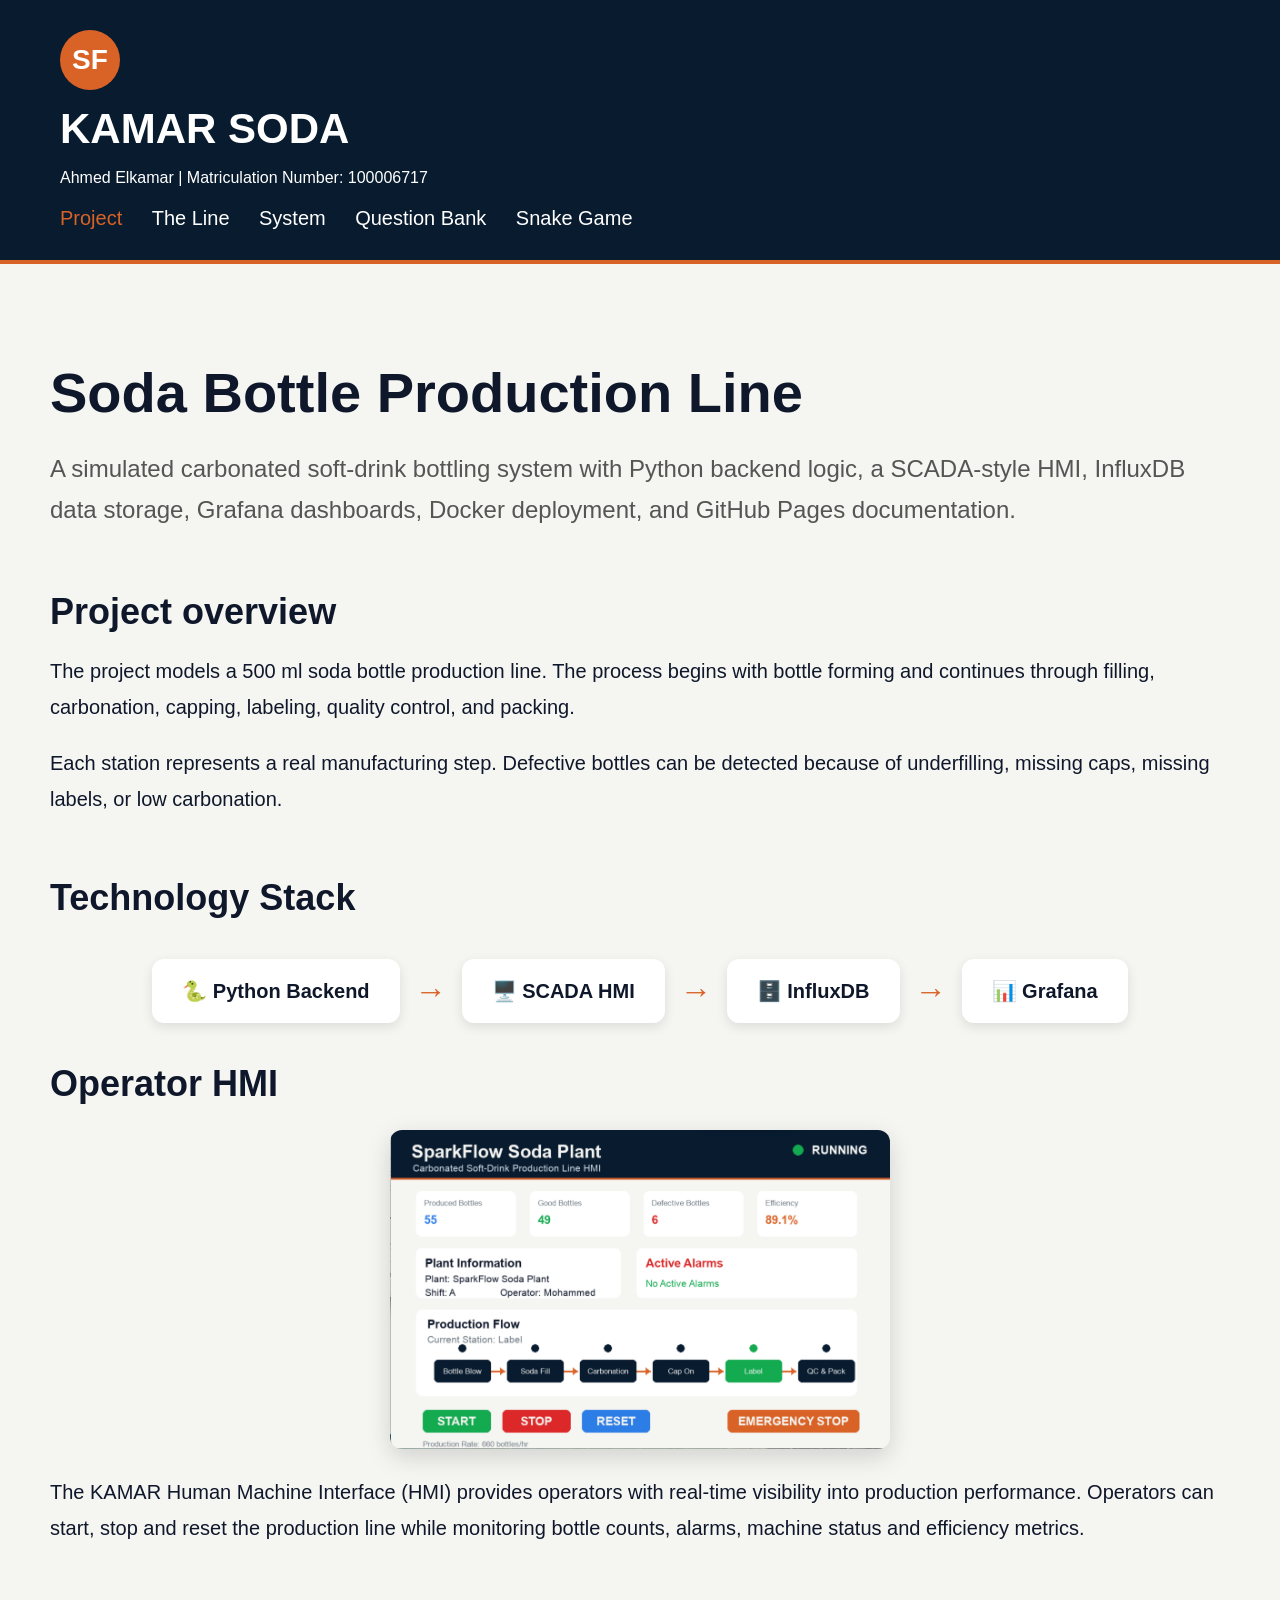
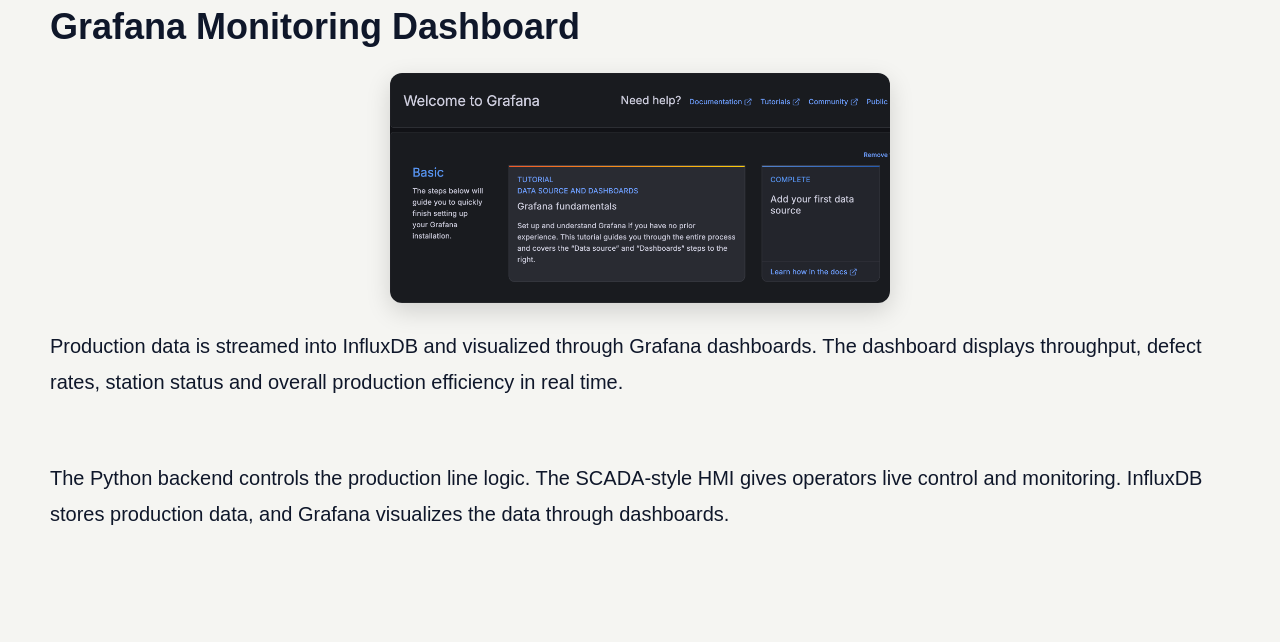
<file: website/index.html>
<!DOCTYPE html>
<html lang="en">
<head>
  <meta charset="UTF-8">
  <title>KAMAR SODA</title>
  <link rel="stylesheet" href="style.css">
</head>
<body>

<header>
  <div class="brand">SF</div>
  <h1>KAMAR SODA</h1>
  <p class="author-info">
    Ahmed Elkamar | Matriculation Number: 100006717
</p>

  <nav>
    <a class="active" href="index.html">Project</a>
    <a href="line.html">The Line</a>
    <a href="system.html">System</a>
    <a href="question-bank.html">Question Bank</a>
    <a href="games/snake.html">Snake Game</a>
  </nav>
</header>

<main>
  <section class="hero">
    <h2>Soda Bottle Production Line</h2>
    <p>
      A simulated carbonated soft-drink bottling system with Python backend logic,
      a SCADA-style HMI, InfluxDB data storage, Grafana dashboards, Docker deployment,
      and GitHub Pages documentation.
    </p>
  </section>

  <section>
    <h2>Project overview</h2>
    <p>
      The project models a 500 ml soda bottle production line. The process begins
      with bottle forming and continues through filling, carbonation, capping,
      labeling, quality control, and packing.
    </p>

    <p>
      Each station represents a real manufacturing step. Defective bottles can be
      detected because of underfilling, missing caps, missing labels, or low
      carbonation.
    </p>
  </section>

 <section>
  <h2>Technology Stack</h2>

  <div class="stack-flow">
    <div class="stack-box">🐍 Python Backend</div>
    <div class="stack-arrow">→</div>

    <div class="stack-box">🖥️ SCADA HMI</div>
    <div class="stack-arrow">→</div>

    <div class="stack-box">🗄️ InfluxDB</div>
    <div class="stack-arrow">→</div>

    <div class="stack-box">📊 Grafana</div>
  </div>
<section>
    <h2>Operator HMI</h2>

    <img src="images/system-architecture.png"
         alt="KAMAR HMI"
         class="showcase-image">

    <p>
        The KAMAR Human Machine Interface (HMI) provides operators with
        real-time visibility into production performance. Operators can start,
        stop and reset the production line while monitoring bottle counts,
        alarms, machine status and efficiency metrics.
    </p>
</section>
<section>
    <h2>Grafana Monitoring Dashboard</h2>

    <img src="images/grafana-dashboard.png"
         alt="Grafana Dashboard"
         class="showcase-image">

    <p>
        Production data is streamed into InfluxDB and visualized through
        Grafana dashboards. The dashboard displays throughput, defect rates,
        station status and overall production efficiency in real time.
    </p>
</section>
  <p>
    The Python backend controls the production line logic. The SCADA-style
    HMI gives operators live control and monitoring. InfluxDB stores production
    data, and Grafana visualizes the data through dashboards.
  </p>
</section>
</main>

</body>
</html>
</file>
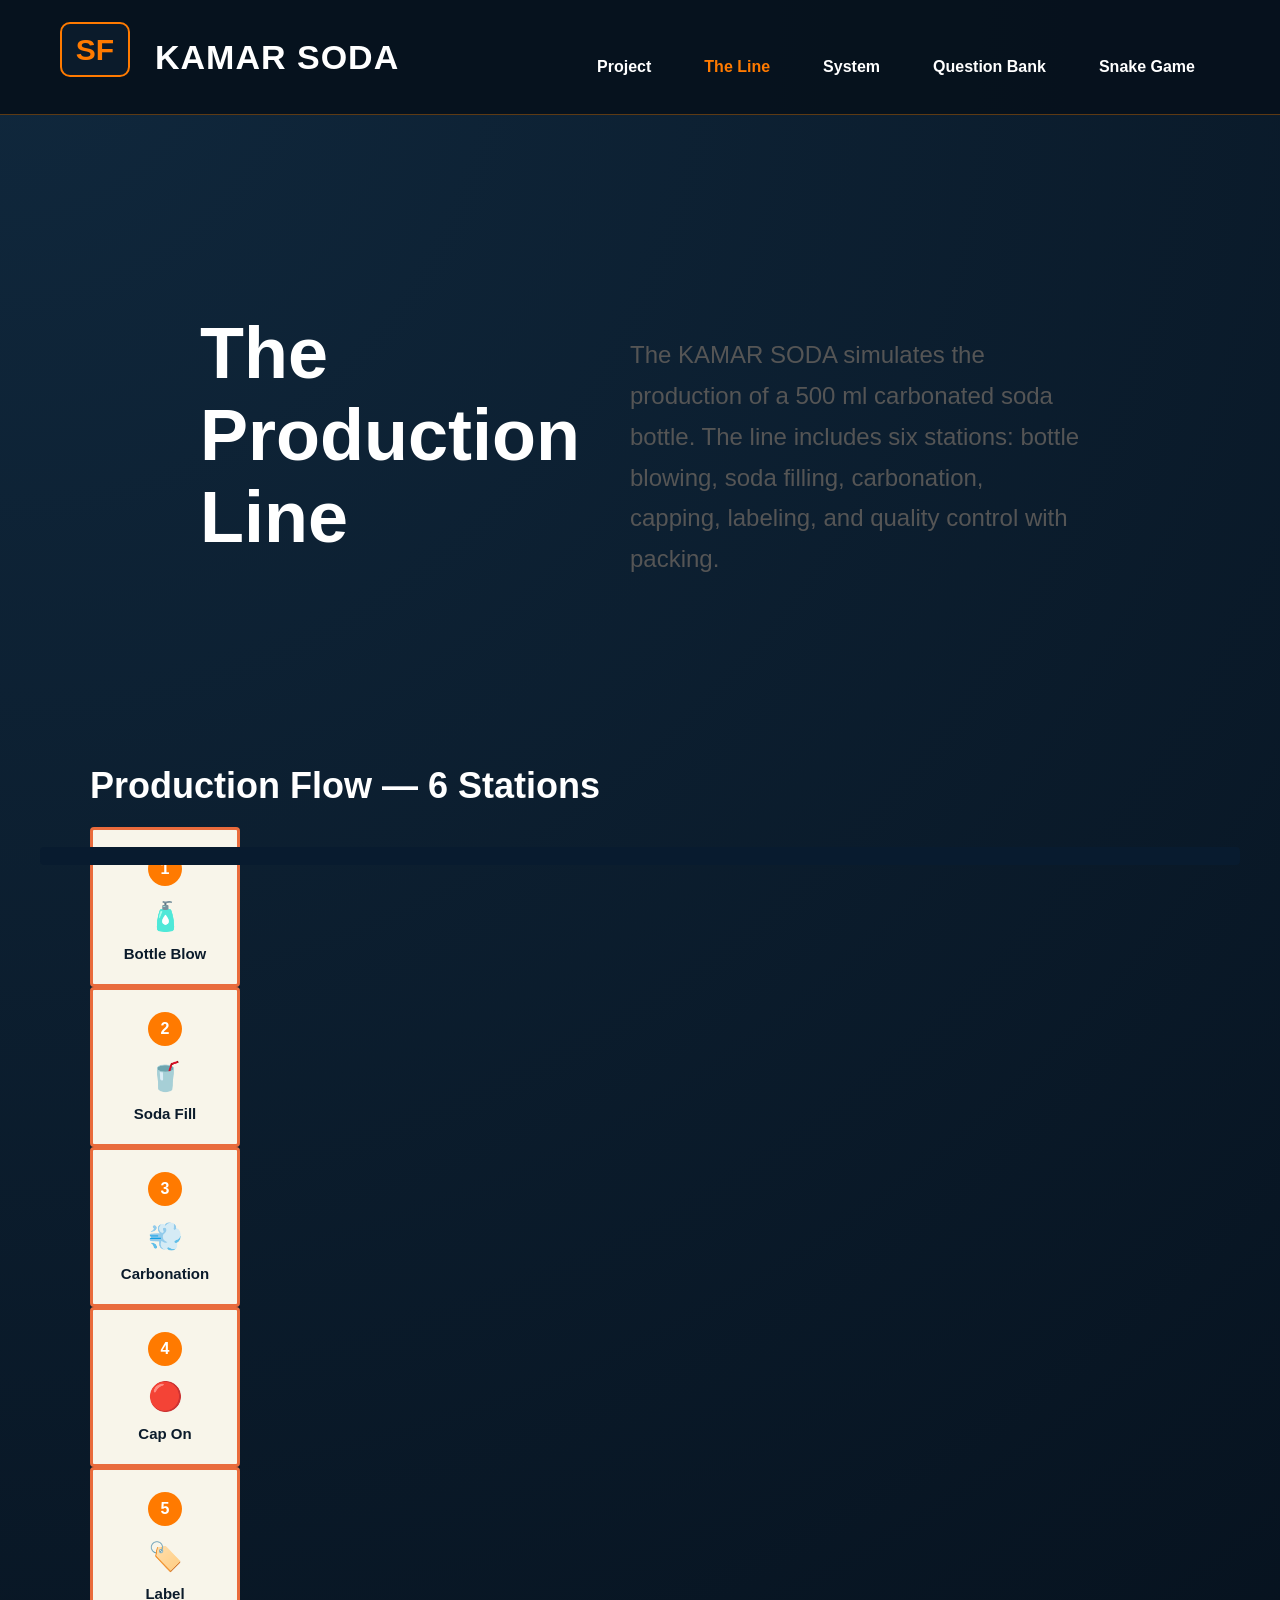
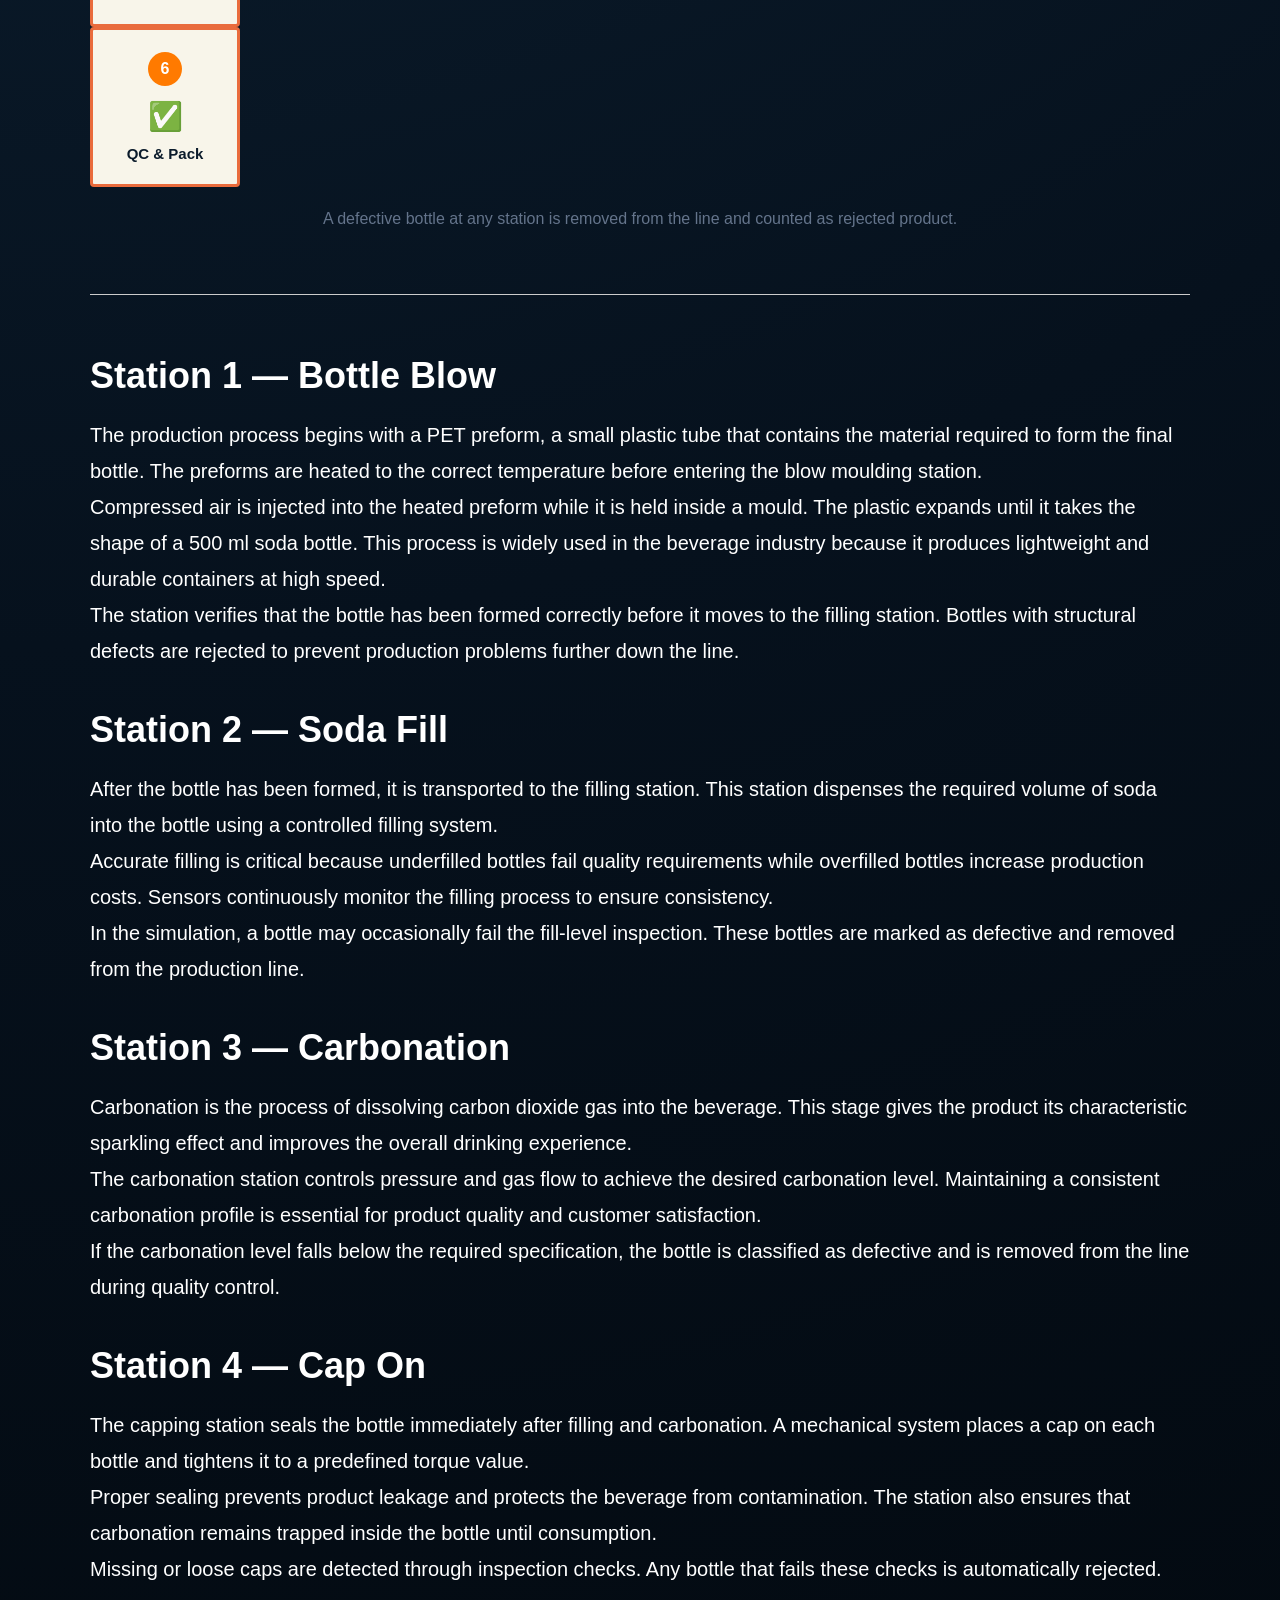
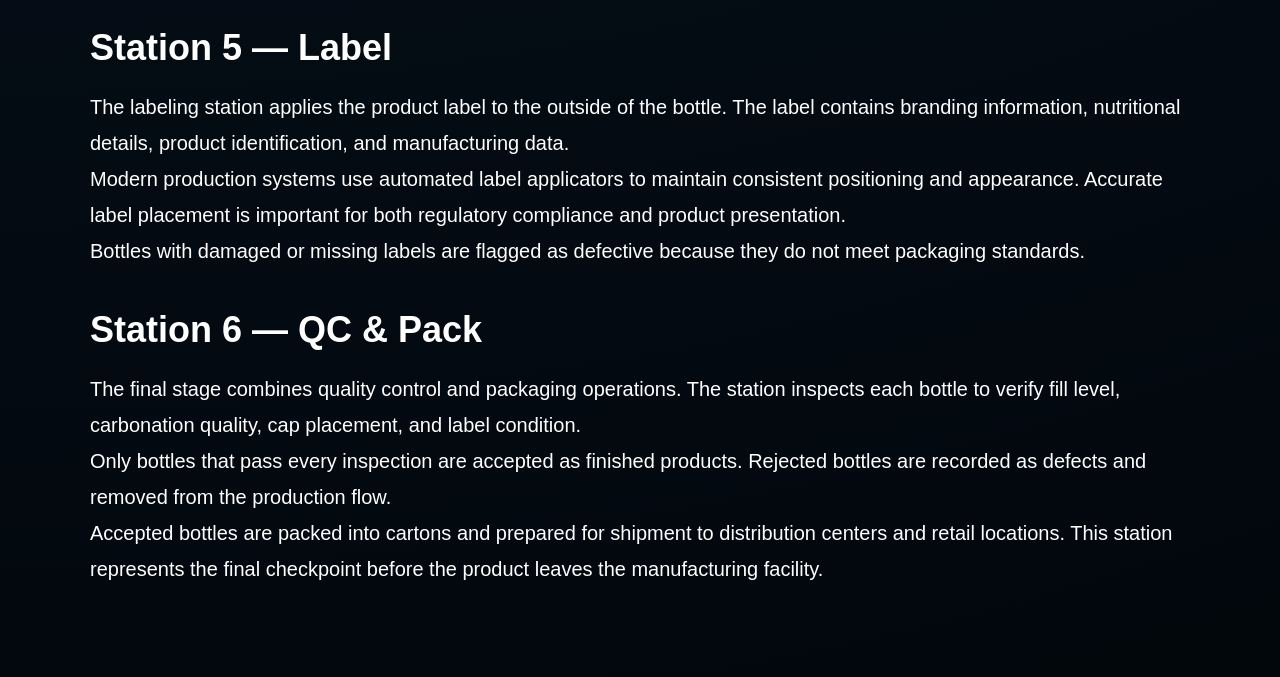
<file: line.html>
<!DOCTYPE html>
<html lang="en">
<head>
  <meta charset="UTF-8">
  <title>The Line - KAMAR SODA</title>
  <link rel="stylesheet" href="style.css">
</head>
<body>

<header>
  <div class="brand">SF</div>
  <h1>KAMAR SODA</h1>

  <nav>
    <a href="index.html">Project</a>
    <a class="active" href="line.html">The Line</a>
    <a href="system.html">System</a>
    <a href="question-bank.html">Question Bank</a>
    <a href="website/games/snake.html">Snake Game</a>
  </nav>
</header>

<main>

<section class="hero">
  <h2>The Production Line</h2>
  <p>
    The KAMAR SODA simulates the production of a 500 ml carbonated
    soda bottle. The line includes six stations: bottle blowing, soda filling,
    carbonation, capping, labeling, and quality control with packing.
  </p>
</section>

<section>
  <h2>Production Flow — 6 Stations</h2>
<div class="flow-steps"></div>
 <div class="flow-step">
  <span class="step-number">1</span>
  <div class="step-icon">🧴</div>
  <h3>Bottle Blow</h3>
</div>

<div class="flow-step">
  <span class="step-number">2</span>
  <div class="step-icon">🥤</div>
  <h3>Soda Fill</h3>
</div>

<div class="flow-step">
  <span class="step-number">3</span>
  <div class="step-icon">💨</div>
  <h3>Carbonation</h3>
</div>

<div class="flow-step">
  <span class="step-number">4</span>
  <div class="step-icon">🔴</div>
  <h3>Cap On</h3>
</div>

<div class="flow-step">
  <span class="step-number">5</span>
  <div class="step-icon">🏷️</div>
  <h3>Label</h3>
</div>

<div class="flow-step">
  <span class="step-number">6</span>
  <div class="step-icon">✅</div>
  <h3>QC & Pack</h3>
</div>

    <div class="conveyor"></div>
  </div>

  <p class="caption">
    A defective bottle at any station is removed from the line and counted as rejected product.
  </p>
</section>

<hr>

<section>
  <h2>Station 1 — Bottle Blow</h2>
 <p>
The production process begins with a PET preform, a small plastic tube that
contains the material required to form the final bottle. The preforms are
heated to the correct temperature before entering the blow moulding station.
</p>

<p>
Compressed air is injected into the heated preform while it is held inside
a mould. The plastic expands until it takes the shape of a 500 ml soda bottle.
This process is widely used in the beverage industry because it produces
lightweight and durable containers at high speed.
</p>

<p>
The station verifies that the bottle has been formed correctly before it
moves to the filling station. Bottles with structural defects are rejected
to prevent production problems further down the line.
</p>
</section>

<section>
  <h2>Station 2 — Soda Fill</h2>
  <p>
After the bottle has been formed, it is transported to the filling station.
This station dispenses the required volume of soda into the bottle using a
controlled filling system.
</p>

<p>
Accurate filling is critical because underfilled bottles fail quality
requirements while overfilled bottles increase production costs. Sensors
continuously monitor the filling process to ensure consistency.
</p>

<p>
In the simulation, a bottle may occasionally fail the fill-level inspection.
These bottles are marked as defective and removed from the production line.
</p>
</section>

<section>
  <h2>Station 3 — Carbonation</h2>
  <p>
Carbonation is the process of dissolving carbon dioxide gas into the beverage.
This stage gives the product its characteristic sparkling effect and improves
the overall drinking experience.
</p>

<p>
The carbonation station controls pressure and gas flow to achieve the desired
carbonation level. Maintaining a consistent carbonation profile is essential
for product quality and customer satisfaction.
</p>

<p>
If the carbonation level falls below the required specification, the bottle
is classified as defective and is removed from the line during quality control.
</p>
</section>

<section>
  <h2>Station 4 — Cap On</h2>
  <p>
The capping station seals the bottle immediately after filling and carbonation.
A mechanical system places a cap on each bottle and tightens it to a predefined
torque value.
</p>

<p>
Proper sealing prevents product leakage and protects the beverage from
contamination. The station also ensures that carbonation remains trapped
inside the bottle until consumption.
</p>

<p>
Missing or loose caps are detected through inspection checks. Any bottle that
fails these checks is automatically rejected.
</p>
</section>

<section>
  <h2>Station 5 — Label</h2>
  <p>
The labeling station applies the product label to the outside of the bottle.
The label contains branding information, nutritional details, product
identification, and manufacturing data.
</p>

<p>
Modern production systems use automated label applicators to maintain
consistent positioning and appearance. Accurate label placement is important
for both regulatory compliance and product presentation.
</p>

<p>
Bottles with damaged or missing labels are flagged as defective because they
do not meet packaging standards.
</p>
</section>

<section>
  <h2>Station 6 — QC & Pack</h2>
  <p>
The final stage combines quality control and packaging operations. The station
inspects each bottle to verify fill level, carbonation quality, cap placement,
and label condition.
</p>

<p>
Only bottles that pass every inspection are accepted as finished products.
Rejected bottles are recorded as defects and removed from the production flow.
</p>

<p>
Accepted bottles are packed into cartons and prepared for shipment to
distribution centers and retail locations. This station represents the final
checkpoint before the product leaves the manufacturing facility.
</p>
</section>

</main>

</body>
</html>
</file>
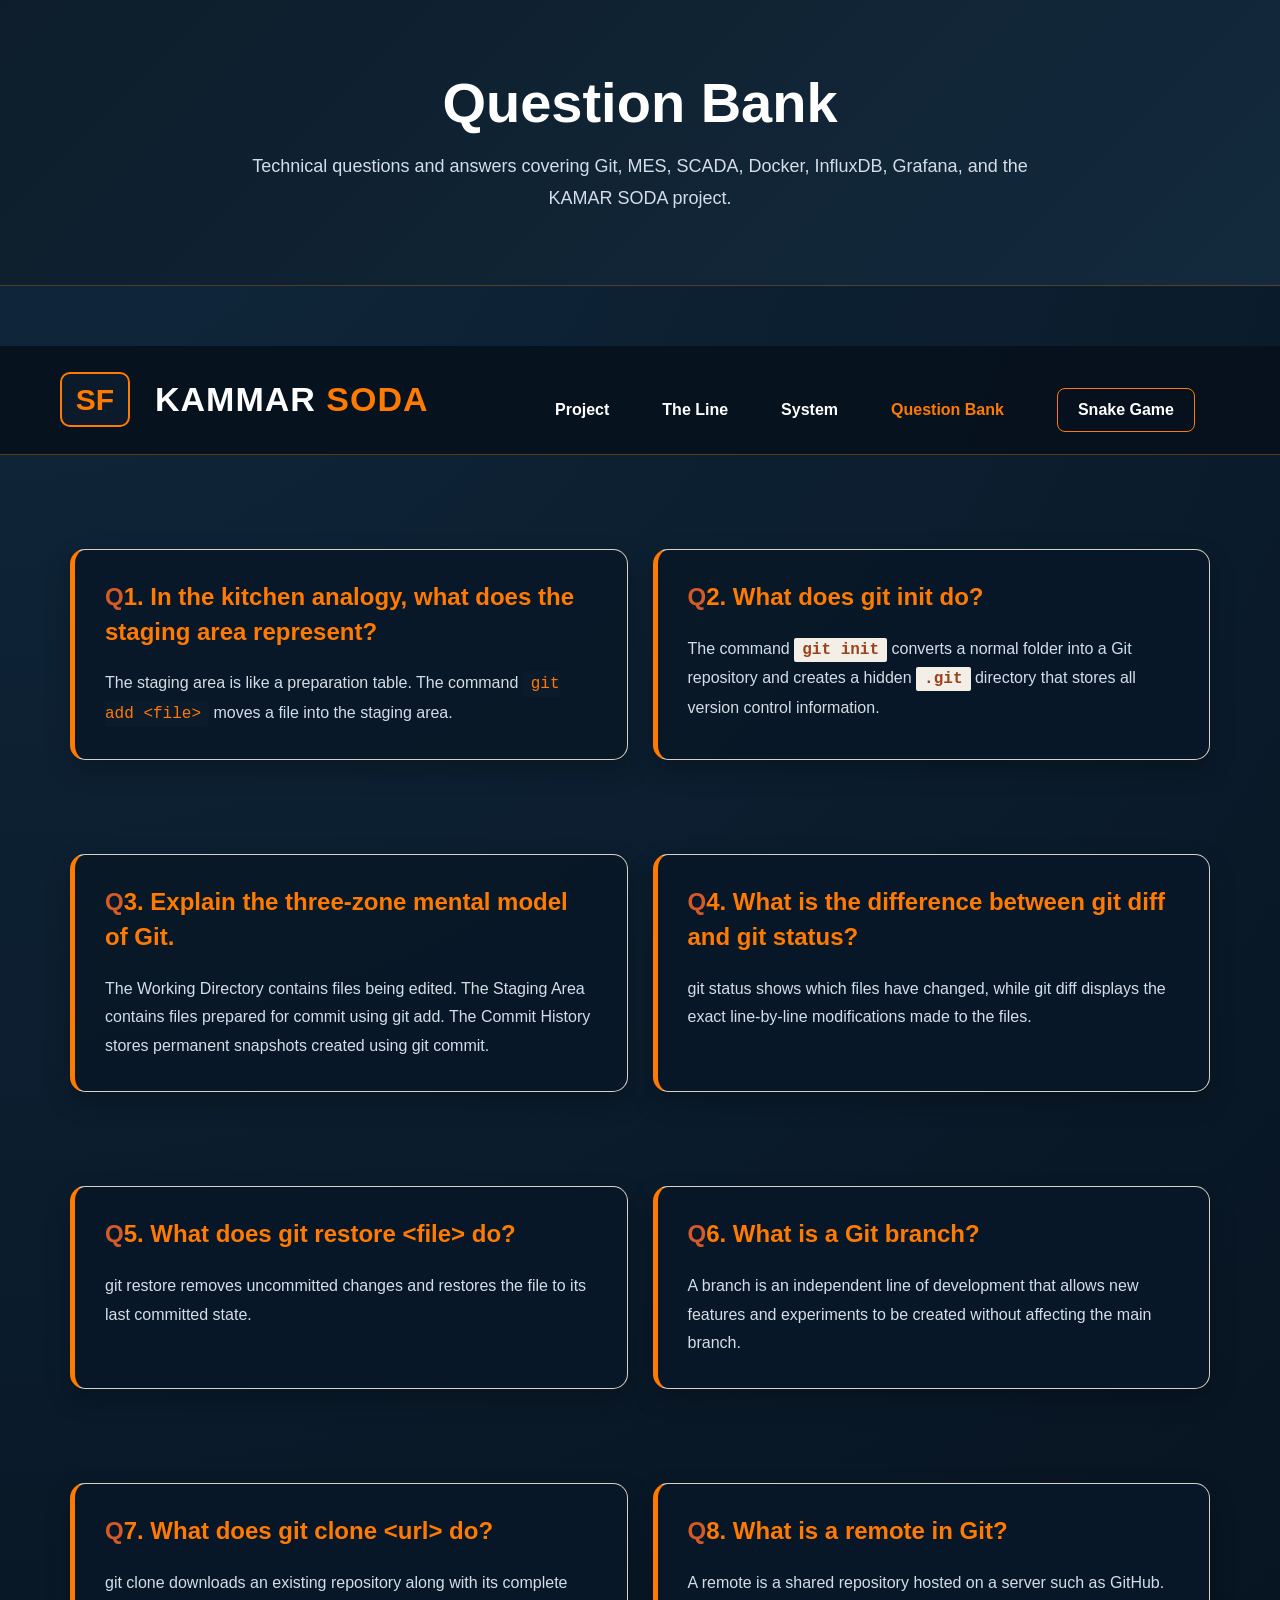
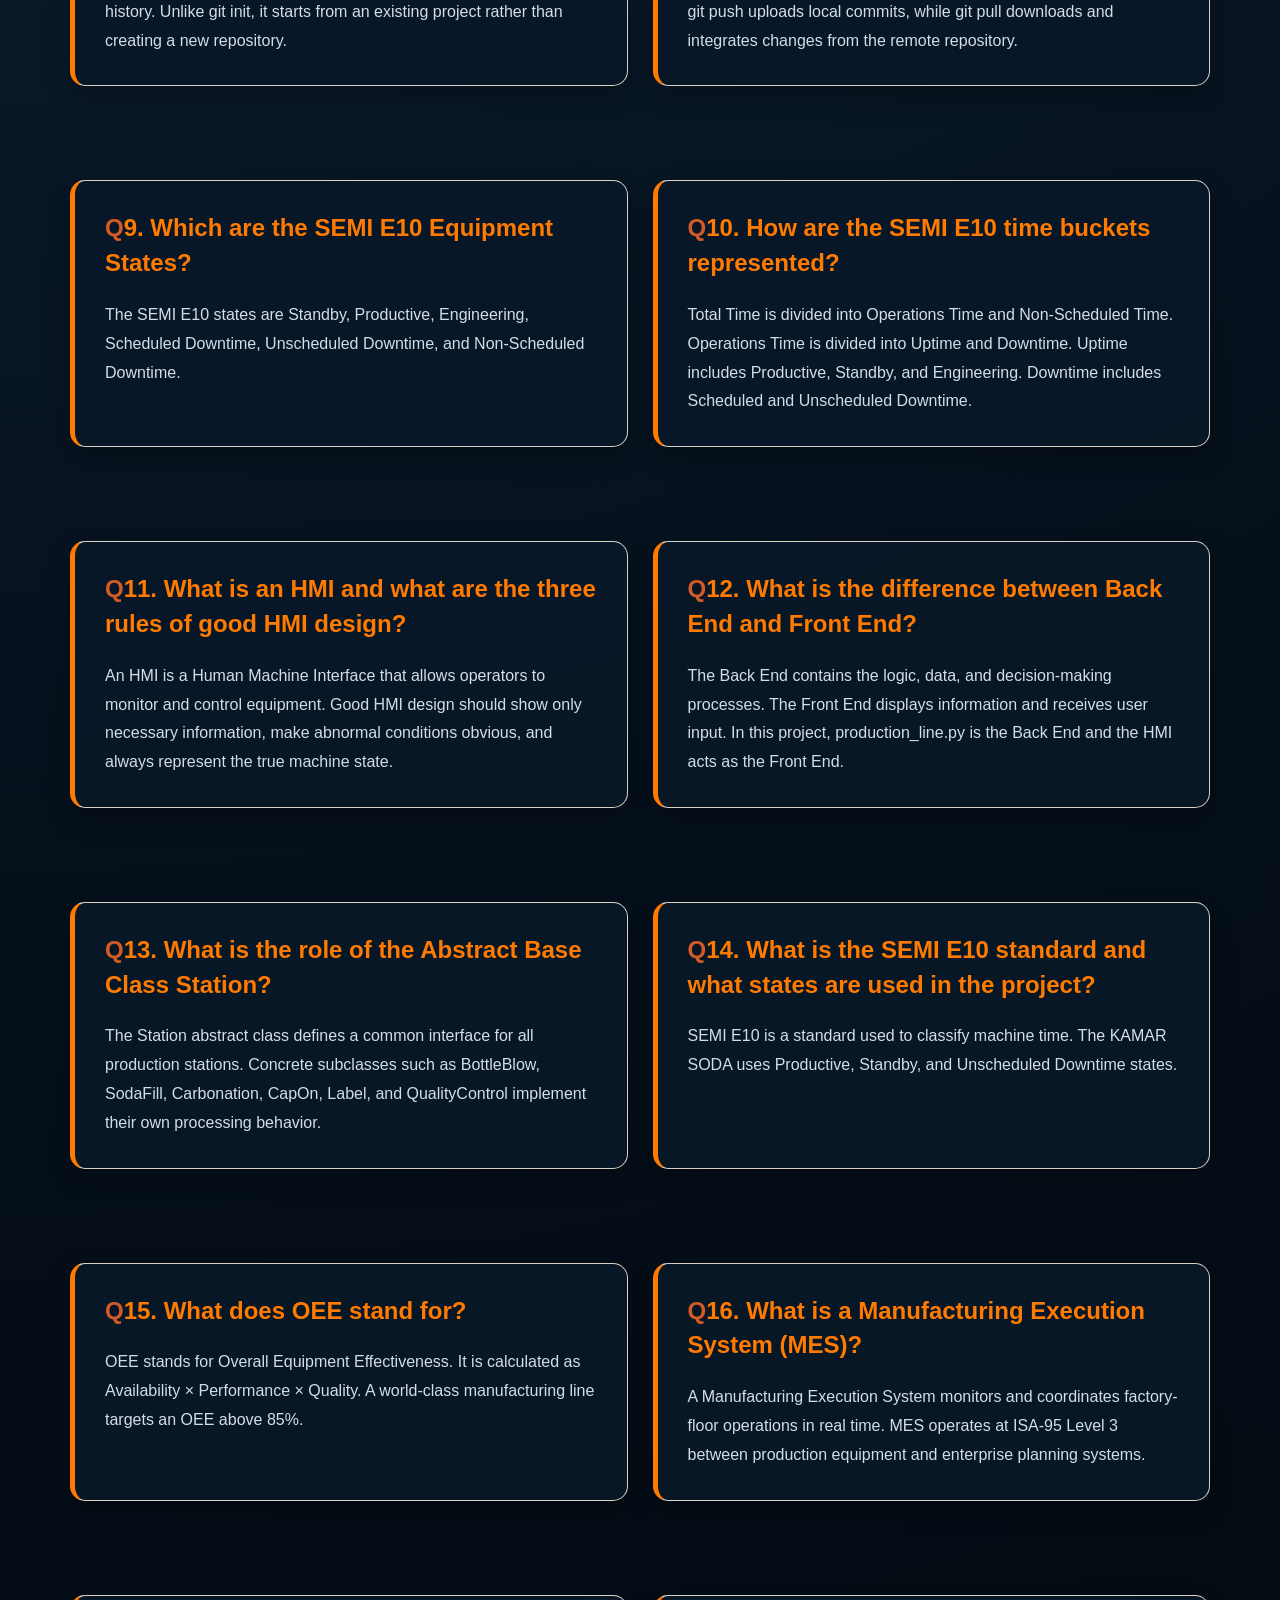
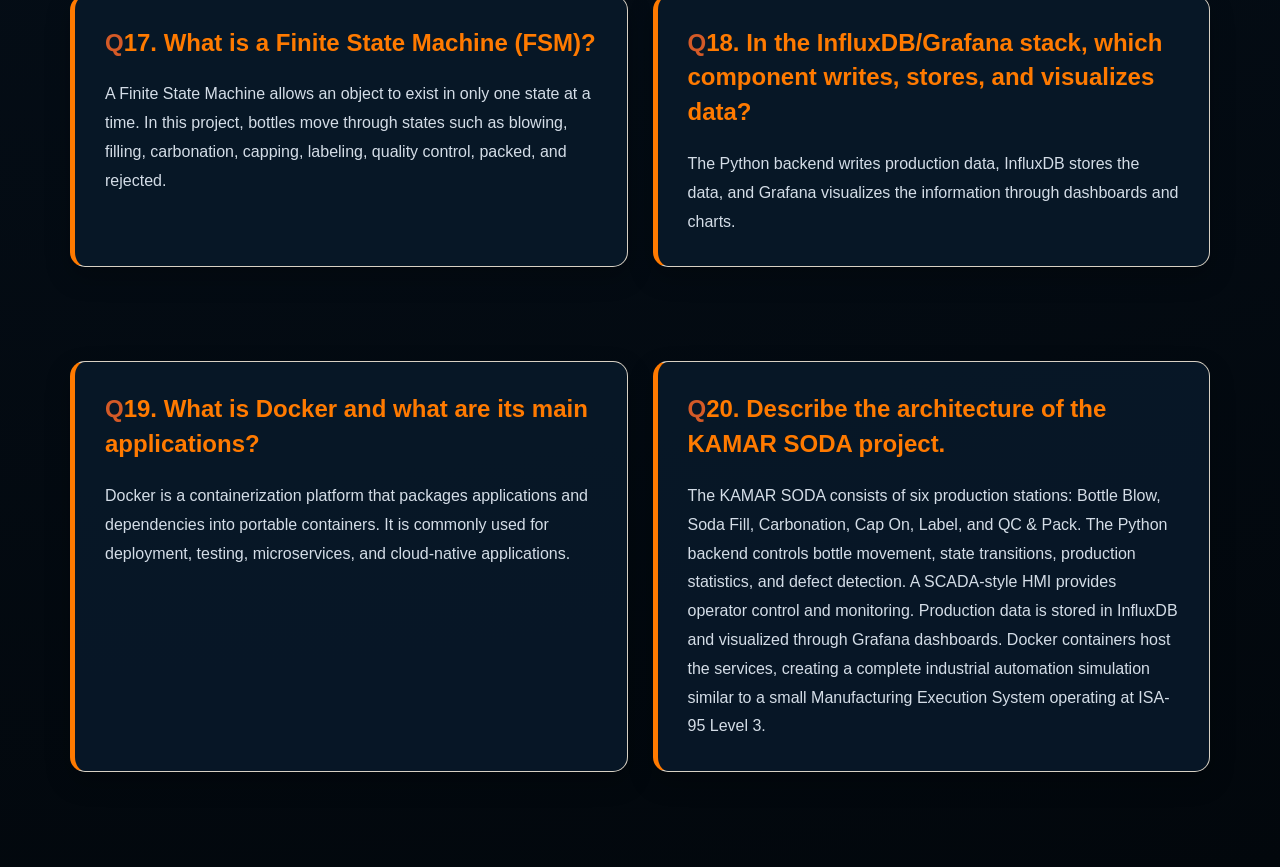
<file: question-bank.html>
<div class="question-header">
    <h1>Question Bank</h1>
    <p>
        Technical questions and answers covering Git, MES, SCADA,
        Docker, InfluxDB, Grafana, and the KAMAR SODA project.
    </p>
</div>
<!DOCTYPE html>
<html lang="en">
<head>
    <meta charset="UTF-8">
    <title>Question Bank</title>
    <link rel="stylesheet" href="style.css">
</head>
<body>
    <header>
    <div class="logo">SF</div>

    <h1>KAMMAR <span>SODA</span></h1>

    <nav>
        <a href="index.html">Project</a>
        <a href="line.html">The Line</a>
        <a href="system.html">System</a>
        <a class="active" href="question-bank.html">Question Bank</a>
        <a class="snake-btn" href="website/games/snake.html">Snake Game</a>
    </nav>
</header>


        <section class="question-bank">

            <div class="question-card">
                <h3>Q1. In the kitchen analogy, what does the staging area represent?</h3>
                <p>
                    The staging area is like a preparation table. The command
                    <code>git add &lt;file&gt;</code>
                    moves a file into the staging area.
                </p>
            </div>

            <!-- Q2 -->
            <!-- Q3 -->
            <!-- Q4 -->
            <!-- etc... -->

<div class="question-card">
<h3>Q2. What does git init do?</h3>
<p>
The command <strong>git init</strong> converts a normal folder into a Git repository and creates a hidden <strong>.git</strong> directory that stores all version control information.
</p>
</div>

<div class="question-card">
<h3>Q3. Explain the three-zone mental model of Git.</h3>
<p>
The Working Directory contains files being edited. The Staging Area contains files prepared for commit using git add. The Commit History stores permanent snapshots created using git commit.
</p>
</div>

<div class="question-card">
<h3>Q4. What is the difference between git diff and git status?</h3>
<p>
git status shows which files have changed, while git diff displays the exact line-by-line modifications made to the files.
</p>
</div>

<div class="question-card">
<h3>Q5. What does git restore &lt;file&gt; do?</h3>
<p>
git restore removes uncommitted changes and restores the file to its last committed state.
</p>
</div>

<div class="question-card">
<h3>Q6. What is a Git branch?</h3>
<p>
A branch is an independent line of development that allows new features and experiments to be created without affecting the main branch.
</p>
</div>

<div class="question-card">
<h3>Q7. What does git clone &lt;url&gt; do?</h3>
<p>
git clone downloads an existing repository along with its complete history. Unlike git init, it starts from an existing project rather than creating a new repository.
</p>
</div>

<div class="question-card">
<h3>Q8. What is a remote in Git?</h3>
<p>
A remote is a shared repository hosted on a server such as GitHub. git push uploads local commits, while git pull downloads and integrates changes from the remote repository.
</p>
</div>

<div class="question-card">
<h3>Q9. Which are the SEMI E10 Equipment States?</h3>
<p>
The SEMI E10 states are Standby, Productive, Engineering, Scheduled Downtime, Unscheduled Downtime, and Non-Scheduled Downtime.
</p>
</div>

<div class="question-card">
<h3>Q10. How are the SEMI E10 time buckets represented?</h3>
<p>
Total Time is divided into Operations Time and Non-Scheduled Time. Operations Time is divided into Uptime and Downtime. Uptime includes Productive, Standby, and Engineering. Downtime includes Scheduled and Unscheduled Downtime.
</p>
</div>

<div class="question-card">
<h3>Q11. What is an HMI and what are the three rules of good HMI design?</h3>
<p>
An HMI is a Human Machine Interface that allows operators to monitor and control equipment. Good HMI design should show only necessary information, make abnormal conditions obvious, and always represent the true machine state.
</p>
</div>

<div class="question-card">
<h3>Q12. What is the difference between Back End and Front End?</h3>
<p>
The Back End contains the logic, data, and decision-making processes. The Front End displays information and receives user input. In this project, production_line.py is the Back End and the HMI acts as the Front End.
</p>
</div>

<div class="question-card">
<h3>Q13. What is the role of the Abstract Base Class Station?</h3>
<p>
The Station abstract class defines a common interface for all production stations. Concrete subclasses such as BottleBlow, SodaFill, Carbonation, CapOn, Label, and QualityControl implement their own processing behavior.
</p>
</div>

<div class="question-card">
<h3>Q14. What is the SEMI E10 standard and what states are used in the project?</h3>
<p>
SEMI E10 is a standard used to classify machine time. The KAMAR SODA uses Productive, Standby, and Unscheduled Downtime states.
</p>
</div>

<div class="question-card">
<h3>Q15. What does OEE stand for?</h3>
<p>
OEE stands for Overall Equipment Effectiveness. It is calculated as Availability × Performance × Quality. A world-class manufacturing line targets an OEE above 85%.
</p>
</div>

<div class="question-card">
<h3>Q16. What is a Manufacturing Execution System (MES)?</h3>
<p>
A Manufacturing Execution System monitors and coordinates factory-floor operations in real time. MES operates at ISA-95 Level 3 between production equipment and enterprise planning systems.
</p>
</div>

<div class="question-card">
<h3>Q17. What is a Finite State Machine (FSM)?</h3>
<p>
A Finite State Machine allows an object to exist in only one state at a time. In this project, bottles move through states such as blowing, filling, carbonation, capping, labeling, quality control, packed, and rejected.
</p>
</div>

<div class="question-card">
<h3>Q18. In the InfluxDB/Grafana stack, which component writes, stores, and visualizes data?</h3>
<p>
The Python backend writes production data, InfluxDB stores the data, and Grafana visualizes the information through dashboards and charts.
</p>
</div>

<div class="question-card">
<h3>Q19. What is Docker and what are its main applications?</h3>
<p>
Docker is a containerization platform that packages applications and dependencies into portable containers. It is commonly used for deployment, testing, microservices, and cloud-native applications.
</p>
</div>

<div class="question-card">
<h3>Q20. Describe the architecture of the KAMAR SODA project.</h3>
<p>
The KAMAR SODA consists of six production stations: Bottle Blow, Soda Fill, Carbonation, Cap On, Label, and QC & Pack. The Python backend controls bottle movement, state transitions, production statistics, and defect detection. A SCADA-style HMI provides operator control and monitoring. Production data is stored in InfluxDB and visualized through Grafana dashboards. Docker containers host the services, creating a complete industrial automation simulation similar to a small Manufacturing Execution System operating at ISA-95 Level 3.
</p>
</div>

</section>
</file>
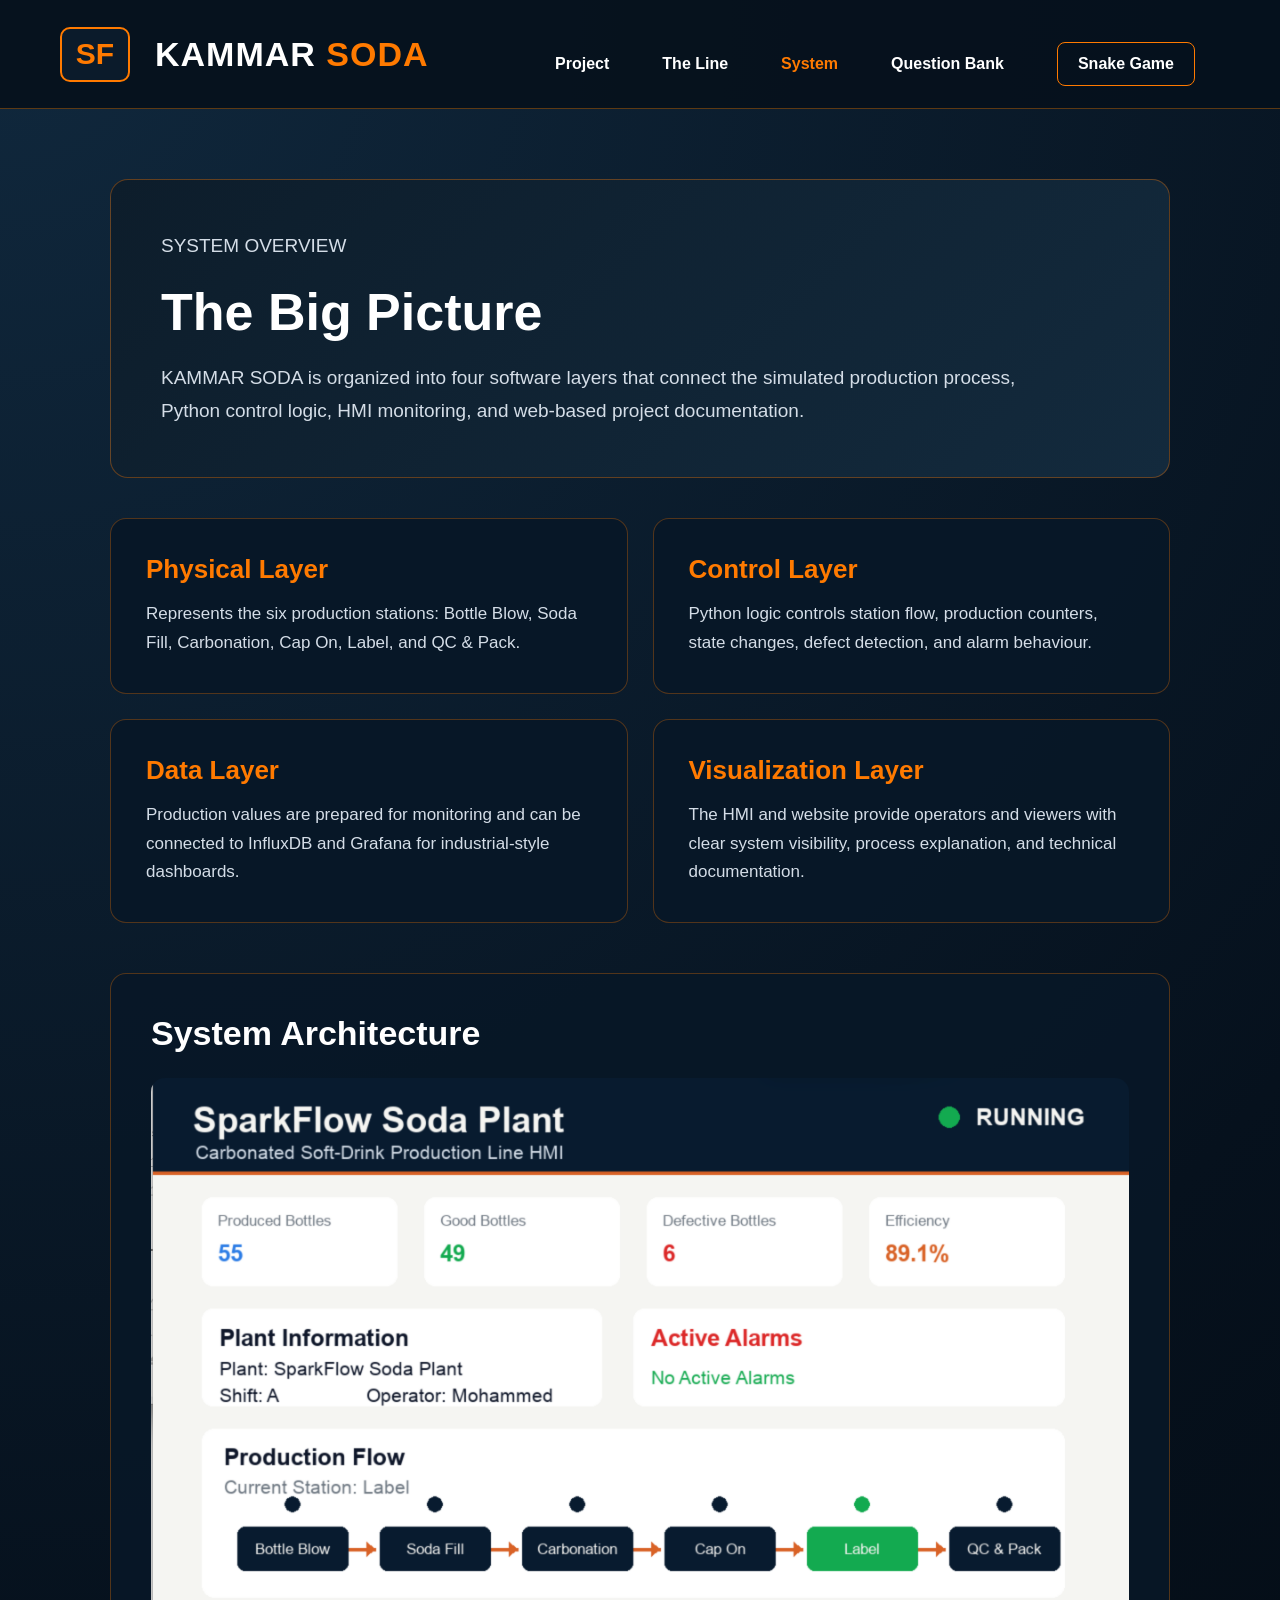
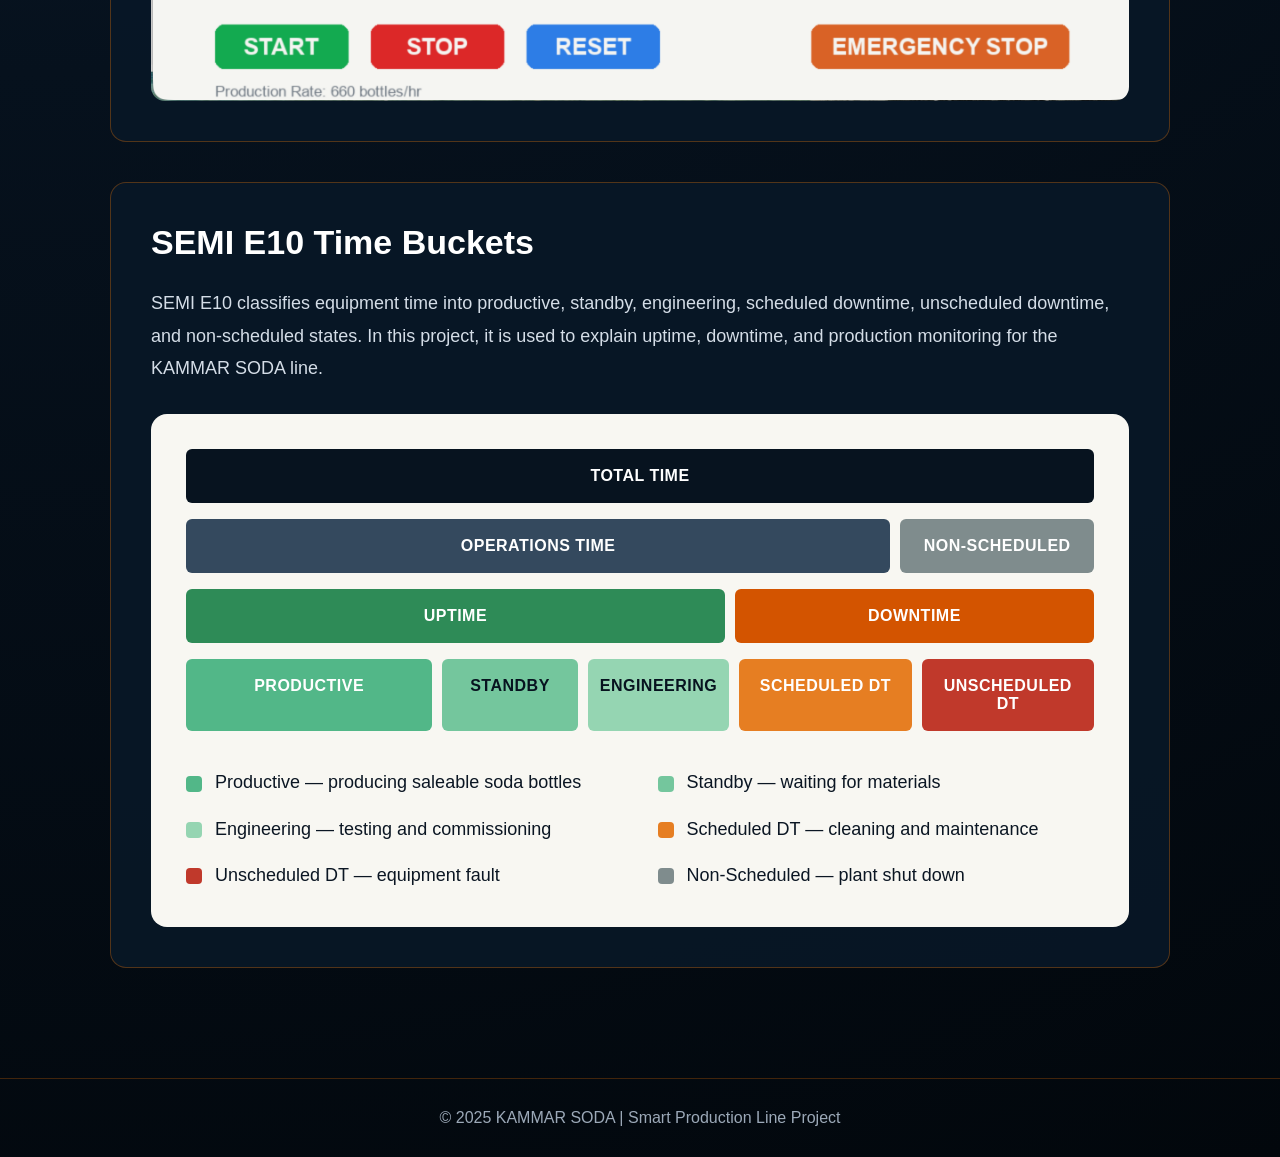
<file: system.html>
<!DOCTYPE html>
<html lang="en">
<head>
  <meta charset="UTF-8">
  <title>System - KAMMAR SODA</title>
  <link rel="stylesheet" href="style.css">
</head>

<body>

<header>
  <div class="logo">SF</div>
  <h1>KAMMAR <span>SODA</span></h1>

  <nav>
    <a href="index.html">Project</a>
    <a href="line.html">The Line</a>
    <a class="active" href="system.html">System</a>
    <a href="question-bank.html">Question Bank</a>
    <a class="snake-btn" href="website/games/snake.html">Snake Game</a>
  </nav>
</header>

<main class="system-page">

  <section class="system-hero">
    <div>
      <p class="welcome">SYSTEM OVERVIEW</p>
      <h2>The Big Picture</h2>
      <p>
        KAMMAR SODA is organized into four software layers that connect
        the simulated production process, Python control logic, HMI monitoring,
        and web-based project documentation.
      </p>
    </div>
  </section>

  <section class="system-grid">

    <div class="system-card">
      <h3>Physical Layer</h3>
      <p>
        Represents the six production stations: Bottle Blow, Soda Fill,
        Carbonation, Cap On, Label, and QC & Pack.
      </p>
    </div>

    <div class="system-card">
      <h3>Control Layer</h3>
      <p>
        Python logic controls station flow, production counters, state changes,
        defect detection, and alarm behaviour.
      </p>
    </div>

    <div class="system-card">
      <h3>Data Layer</h3>
      <p>
        Production values are prepared for monitoring and can be connected to
        InfluxDB and Grafana for industrial-style dashboards.
      </p>
    </div>

    <div class="system-card">
      <h3>Visualization Layer</h3>
      <p>
        The HMI and website provide operators and viewers with clear system
        visibility, process explanation, and technical documentation.
      </p>
    </div>

  </section>

  <section class="diagram-section">
    <h2>System Architecture</h2>
    <img src="website/images/system-architecture.png" alt="KAMMAR SODA System Architecture">
  </section>

 <section class="diagram-section semi-section">
  <h2>SEMI E10 Time Buckets</h2>

  <p>
    SEMI E10 classifies equipment time into productive, standby,
    engineering, scheduled downtime, unscheduled downtime, and non-scheduled
    states. In this project, it is used to explain uptime, downtime, and
    production monitoring for the KAMMAR SODA line.
  </p>

  <div class="semi-e10-diagram">

    <div class="semi-row total">
      <div class="semi-box full">TOTAL TIME</div>
    </div>

    <div class="semi-row">
      <div class="semi-box operations">OPERATIONS TIME</div>
      <div class="semi-box nonscheduled">NON-SCHEDULED</div>
    </div>

    <div class="semi-row">
      <div class="semi-box uptime">UPTIME</div>
      <div class="semi-box downtime">DOWNTIME</div>
    </div>

    <div class="semi-row">
      <div class="semi-box productive">PRODUCTIVE</div>
      <div class="semi-box standby">STANDBY</div>
      <div class="semi-box engineering">ENGINEERING</div>
      <div class="semi-box scheduled">SCHEDULED DT</div>
      <div class="semi-box unscheduled">UNSCHEDULED DT</div>
    </div>

    <div class="semi-legend">
      <p><span class="dot productive-dot"></span> Productive — producing saleable soda bottles</p>
      <p><span class="dot standby-dot"></span> Standby — waiting for materials</p>
      <p><span class="dot engineering-dot"></span> Engineering — testing and commissioning</p>
      <p><span class="dot scheduled-dot"></span> Scheduled DT — cleaning and maintenance</p>
      <p><span class="dot unscheduled-dot"></span> Unscheduled DT — equipment fault</p>
      <p><span class="dot nonscheduled-dot"></span> Non-Scheduled — plant shut down</p>
    </div>

  </div>
</section>

</main>

<footer>
  © 2025 KAMMAR SODA | Smart Production Line Project
</footer>

</body>
</html>
</file>
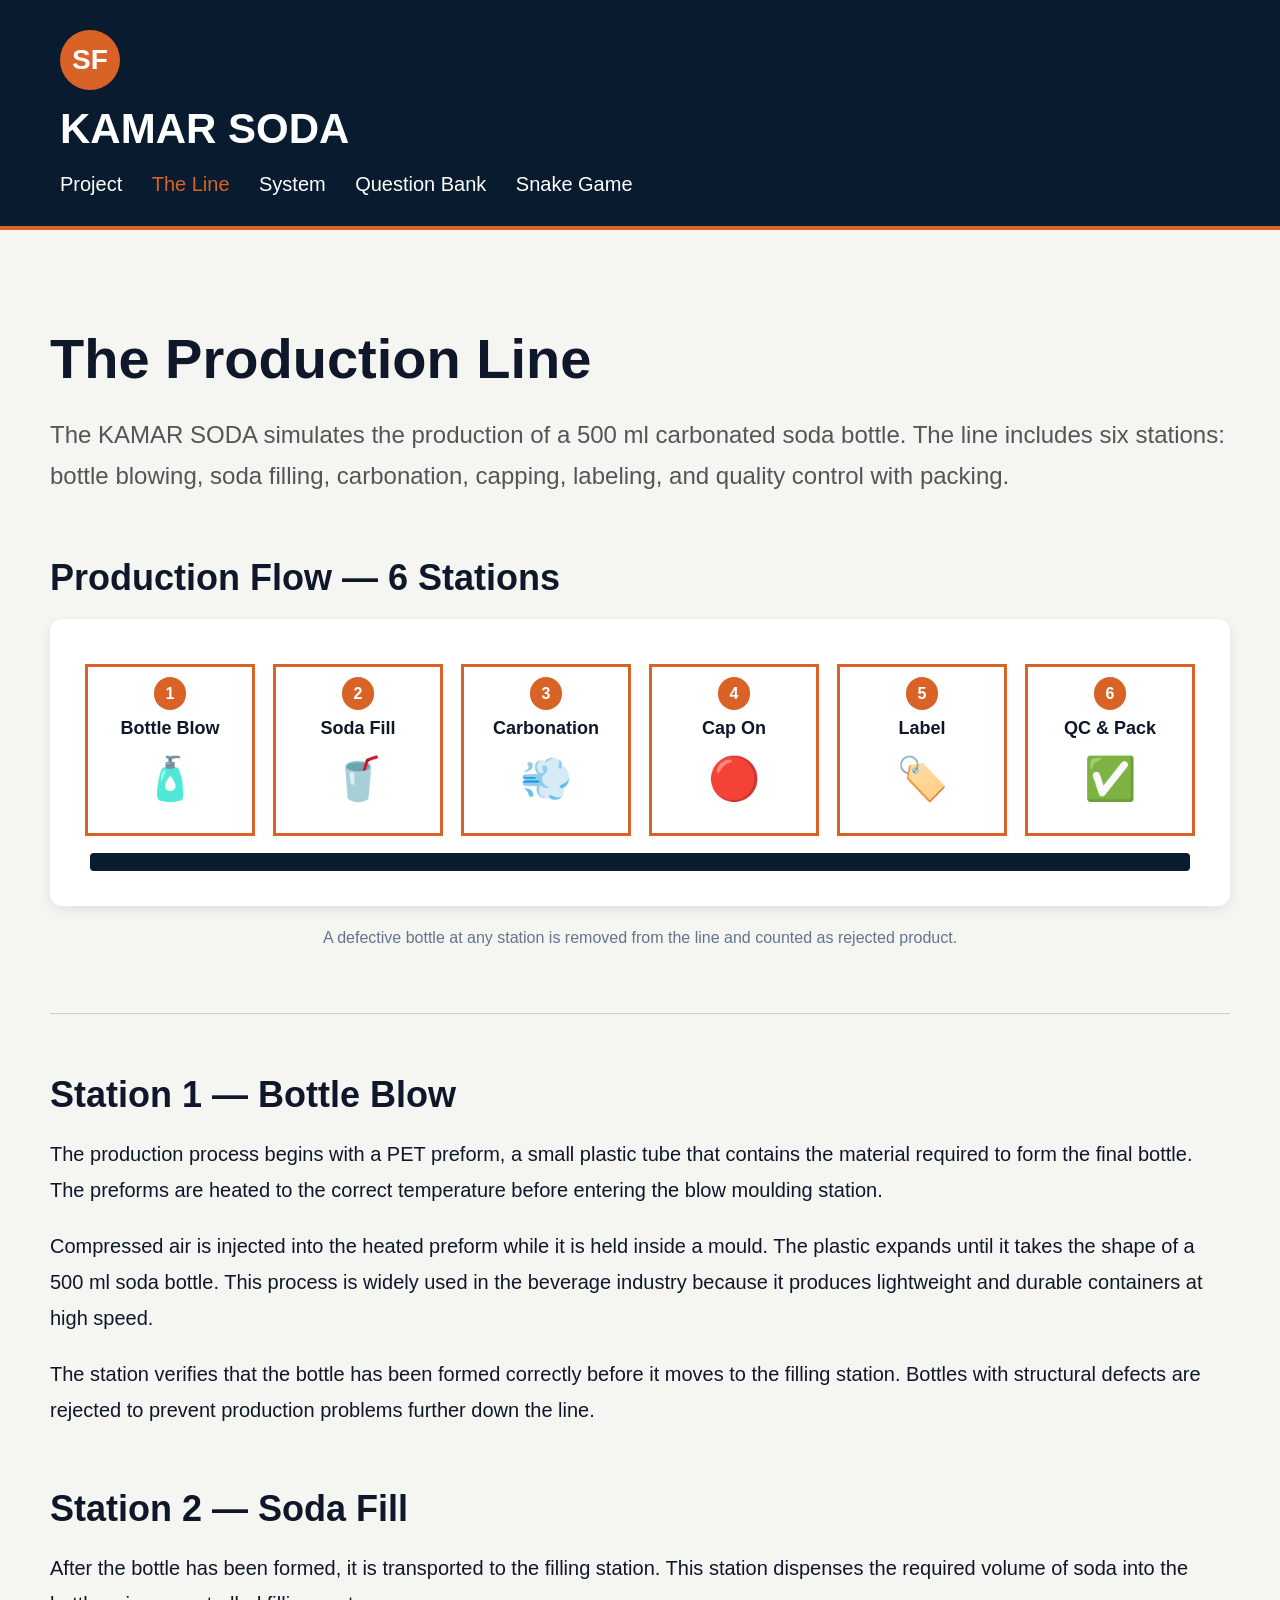
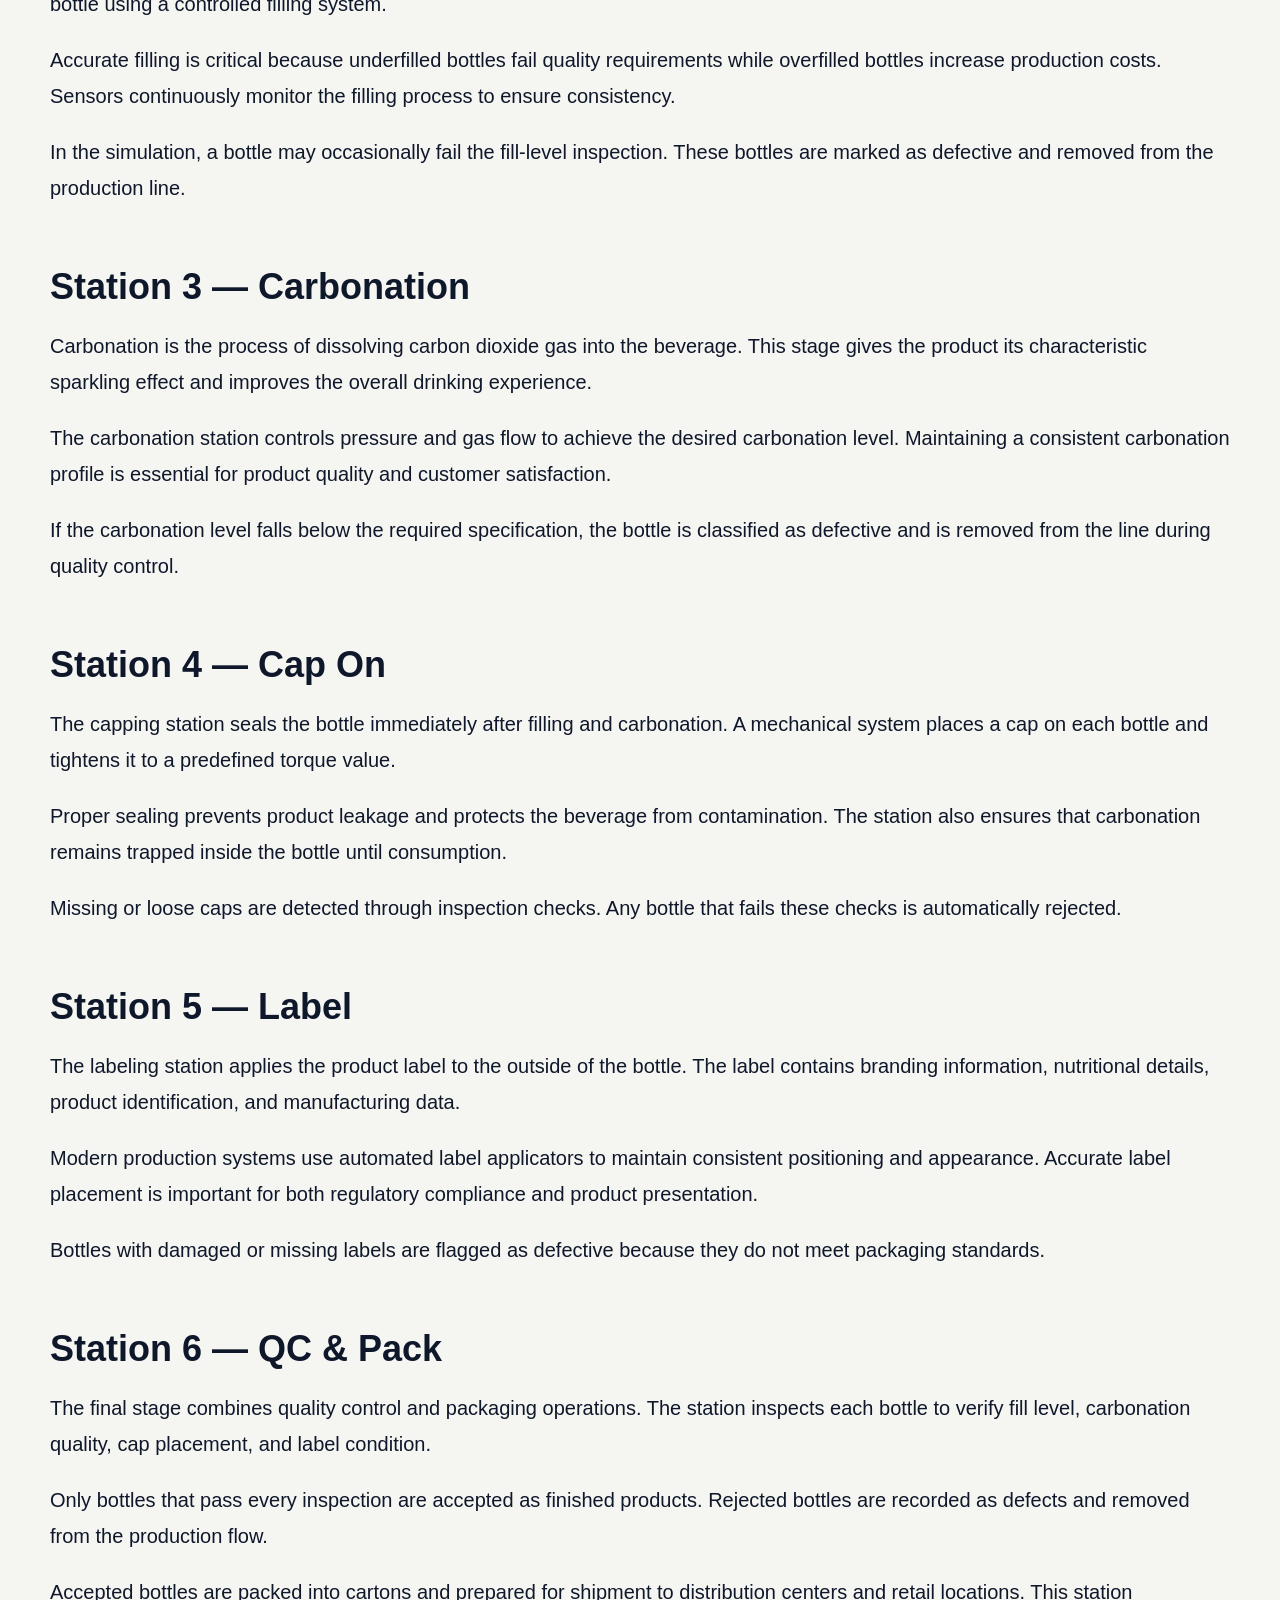
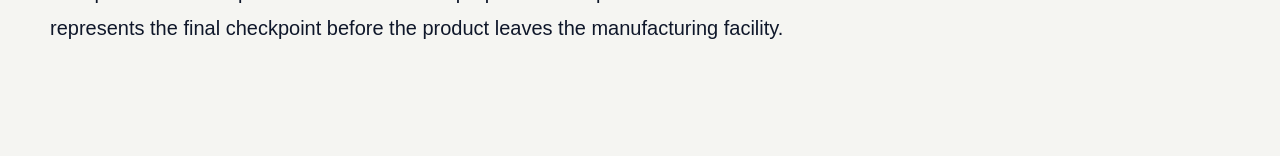
<file: website/line.html>
<!DOCTYPE html>
<html lang="en">
<head>
  <meta charset="UTF-8">
  <title>The Line - KAMAR SODA</title>
  <link rel="stylesheet" href="style.css">
</head>
<body>

<header>
  <div class="brand">SF</div>
  <h1>KAMAR SODA</h1>

  <nav>
    <a href="index.html">Project</a>
    <a class="active" href="line.html">The Line</a>
    <a href="system.html">System</a>
    <a href="question-bank.html">Question Bank</a>
    <a href="games/snake.html">Snake Game</a>
  </nav>
</header>

<main>

<section class="hero">
  <h2>The Production Line</h2>
  <p>
    The KAMAR SODA simulates the production of a 500 ml carbonated
    soda bottle. The line includes six stations: bottle blowing, soda filling,
    carbonation, capping, labeling, and quality control with packing.
  </p>
</section>

<section>
  <h2>Production Flow — 6 Stations</h2>

  <div class="production-diagram">
    <div class="station-box">
      <span>1</span>
      <h3>Bottle Blow</h3>
      <div class="icon">🧴</div>
    </div>

    <div class="station-box">
      <span>2</span>
      <h3>Soda Fill</h3>
      <div class="icon">🥤</div>
    </div>

    <div class="station-box">
      <span>3</span>
      <h3>Carbonation</h3>
      <div class="icon">💨</div>
    </div>

    <div class="station-box">
      <span>4</span>
      <h3>Cap On</h3>
      <div class="icon">🔴</div>
    </div>

    <div class="station-box">
      <span>5</span>
      <h3>Label</h3>
      <div class="icon">🏷️</div>
    </div>

    <div class="station-box">
      <span>6</span>
      <h3>QC & Pack</h3>
      <div class="icon">✅</div>
    </div>

    <div class="conveyor"></div>
  </div>

  <p class="caption">
    A defective bottle at any station is removed from the line and counted as rejected product.
  </p>
</section>

<hr>

<section>
  <h2>Station 1 — Bottle Blow</h2>
 <p>
The production process begins with a PET preform, a small plastic tube that
contains the material required to form the final bottle. The preforms are
heated to the correct temperature before entering the blow moulding station.
</p>

<p>
Compressed air is injected into the heated preform while it is held inside
a mould. The plastic expands until it takes the shape of a 500 ml soda bottle.
This process is widely used in the beverage industry because it produces
lightweight and durable containers at high speed.
</p>

<p>
The station verifies that the bottle has been formed correctly before it
moves to the filling station. Bottles with structural defects are rejected
to prevent production problems further down the line.
</p>
</section>

<section>
  <h2>Station 2 — Soda Fill</h2>
  <p>
After the bottle has been formed, it is transported to the filling station.
This station dispenses the required volume of soda into the bottle using a
controlled filling system.
</p>

<p>
Accurate filling is critical because underfilled bottles fail quality
requirements while overfilled bottles increase production costs. Sensors
continuously monitor the filling process to ensure consistency.
</p>

<p>
In the simulation, a bottle may occasionally fail the fill-level inspection.
These bottles are marked as defective and removed from the production line.
</p>
</section>

<section>
  <h2>Station 3 — Carbonation</h2>
  <p>
Carbonation is the process of dissolving carbon dioxide gas into the beverage.
This stage gives the product its characteristic sparkling effect and improves
the overall drinking experience.
</p>

<p>
The carbonation station controls pressure and gas flow to achieve the desired
carbonation level. Maintaining a consistent carbonation profile is essential
for product quality and customer satisfaction.
</p>

<p>
If the carbonation level falls below the required specification, the bottle
is classified as defective and is removed from the line during quality control.
</p>
</section>

<section>
  <h2>Station 4 — Cap On</h2>
  <p>
The capping station seals the bottle immediately after filling and carbonation.
A mechanical system places a cap on each bottle and tightens it to a predefined
torque value.
</p>

<p>
Proper sealing prevents product leakage and protects the beverage from
contamination. The station also ensures that carbonation remains trapped
inside the bottle until consumption.
</p>

<p>
Missing or loose caps are detected through inspection checks. Any bottle that
fails these checks is automatically rejected.
</p>
</section>

<section>
  <h2>Station 5 — Label</h2>
  <p>
The labeling station applies the product label to the outside of the bottle.
The label contains branding information, nutritional details, product
identification, and manufacturing data.
</p>

<p>
Modern production systems use automated label applicators to maintain
consistent positioning and appearance. Accurate label placement is important
for both regulatory compliance and product presentation.
</p>

<p>
Bottles with damaged or missing labels are flagged as defective because they
do not meet packaging standards.
</p>
</section>

<section>
  <h2>Station 6 — QC & Pack</h2>
  <p>
The final stage combines quality control and packaging operations. The station
inspects each bottle to verify fill level, carbonation quality, cap placement,
and label condition.
</p>

<p>
Only bottles that pass every inspection are accepted as finished products.
Rejected bottles are recorded as defects and removed from the production flow.
</p>

<p>
Accepted bottles are packed into cartons and prepared for shipment to
distribution centers and retail locations. This station represents the final
checkpoint before the product leaves the manufacturing facility.
</p>
</section>

</main>

</body>
</html>
</file>
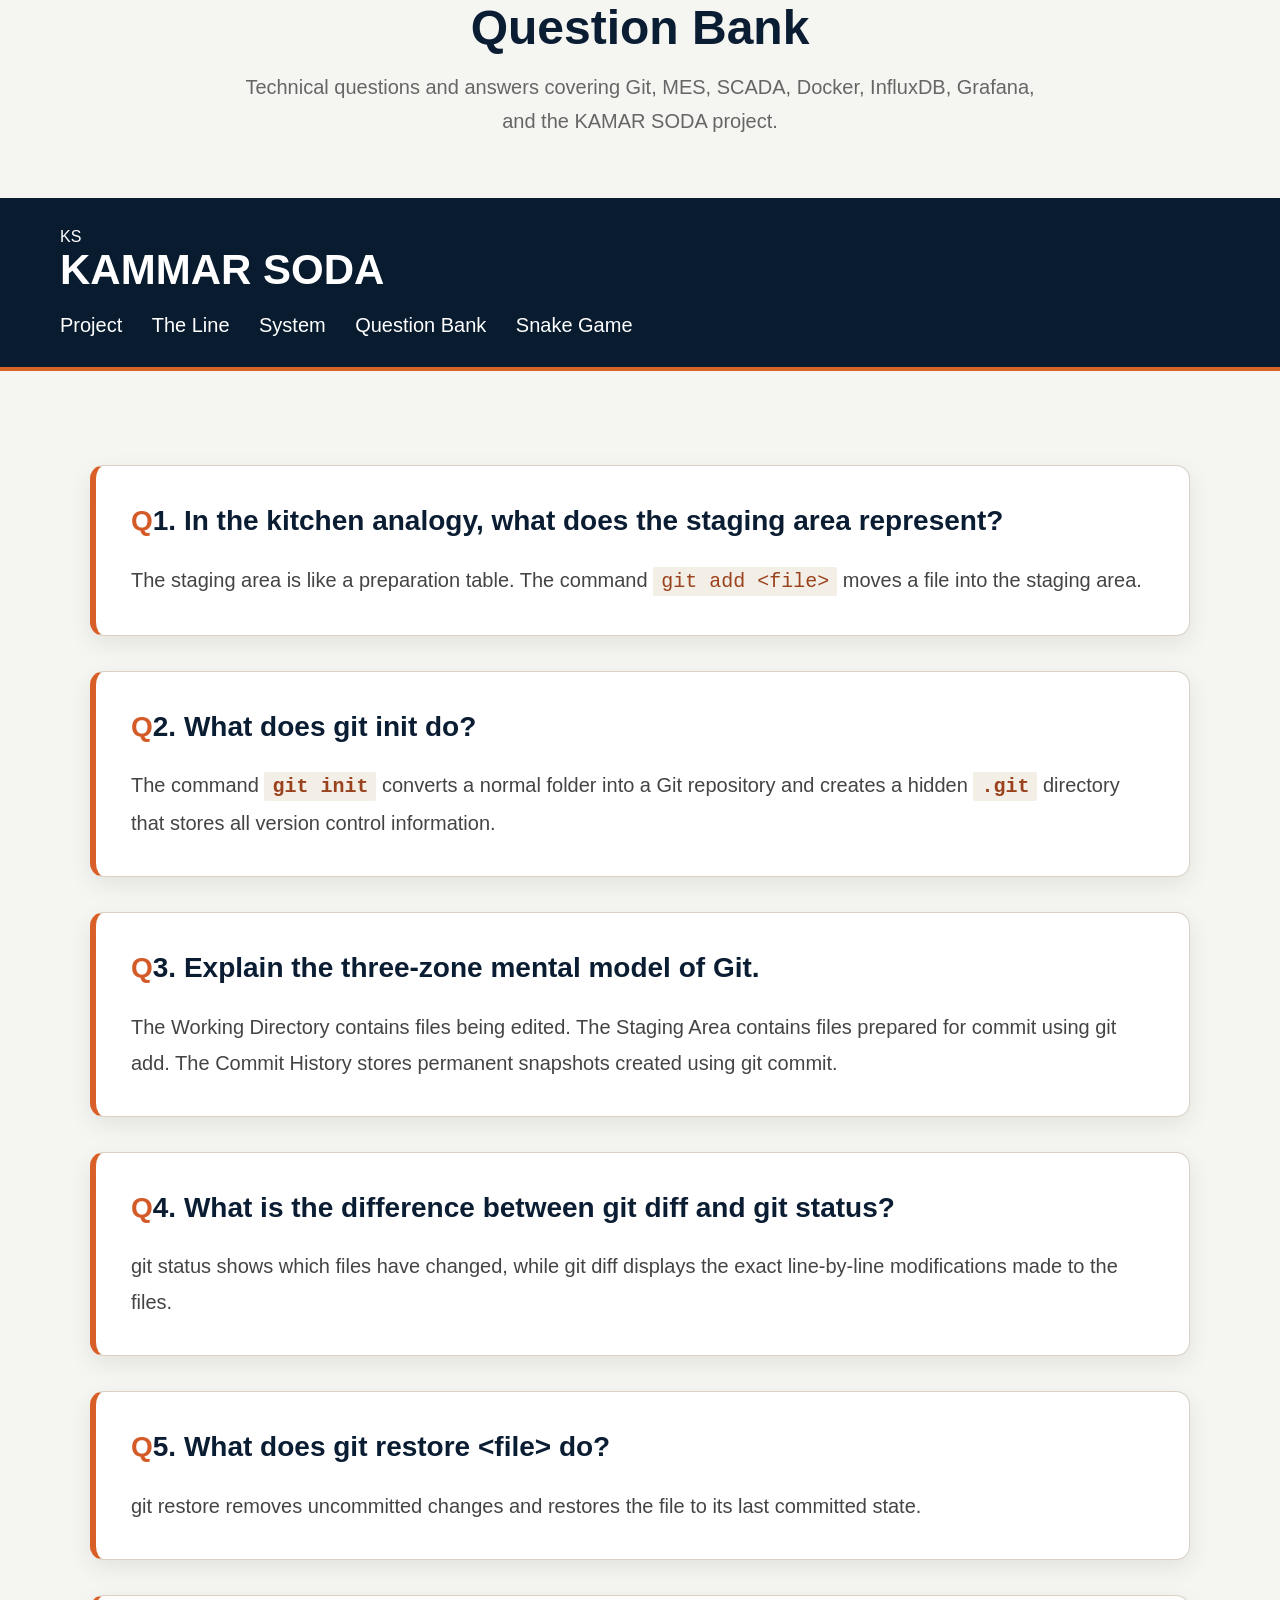
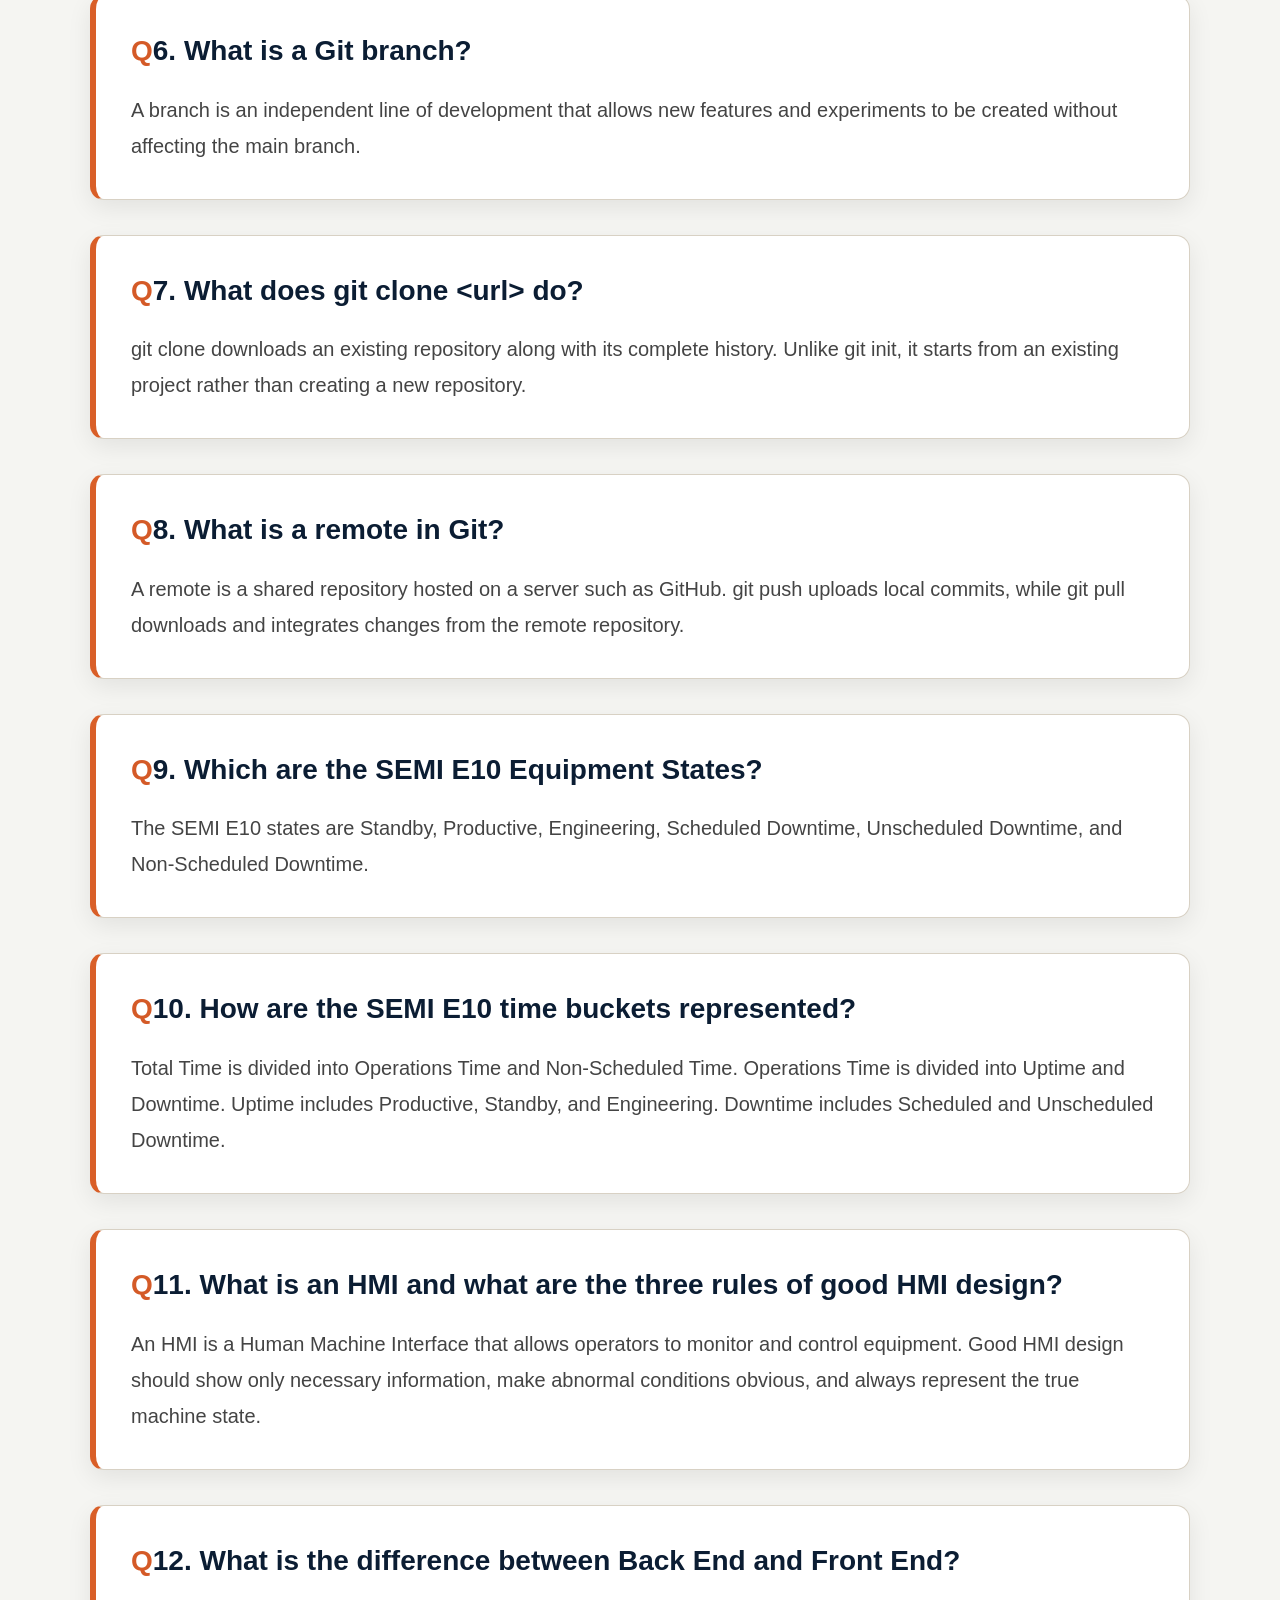
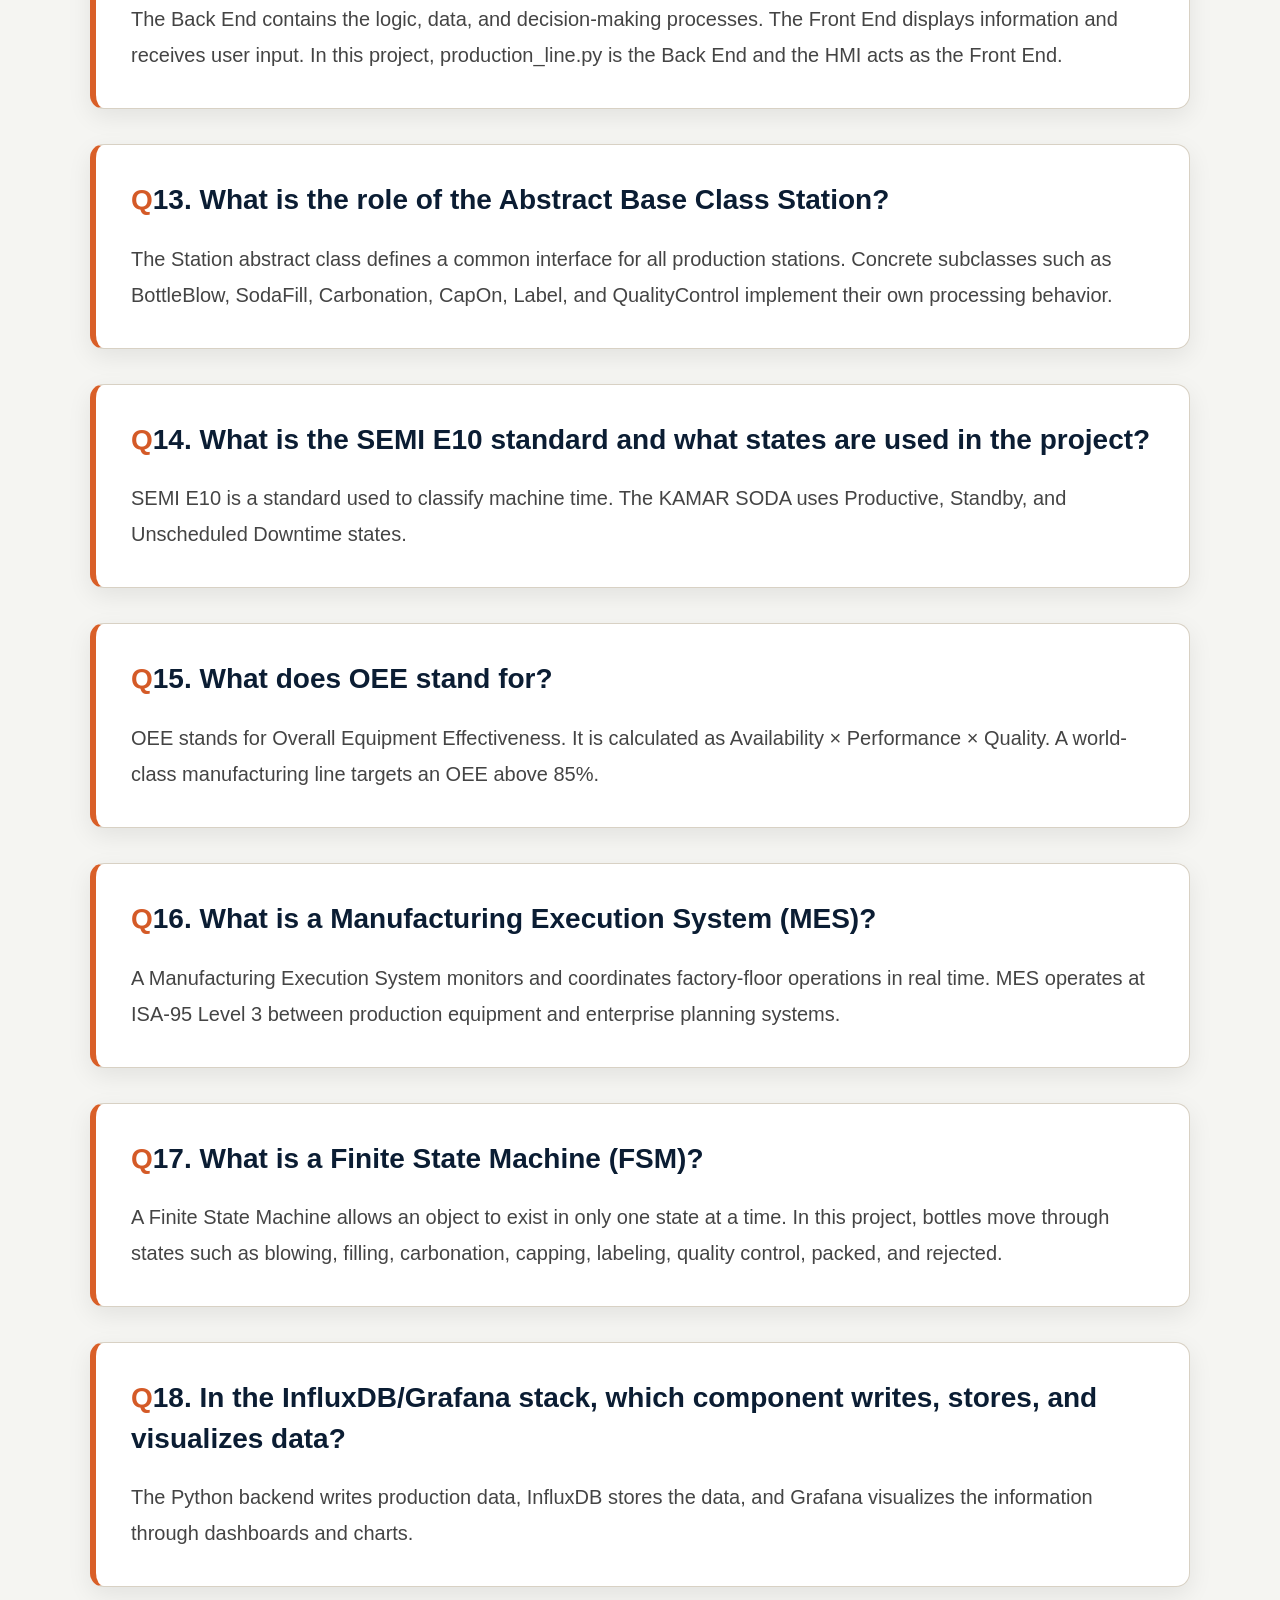
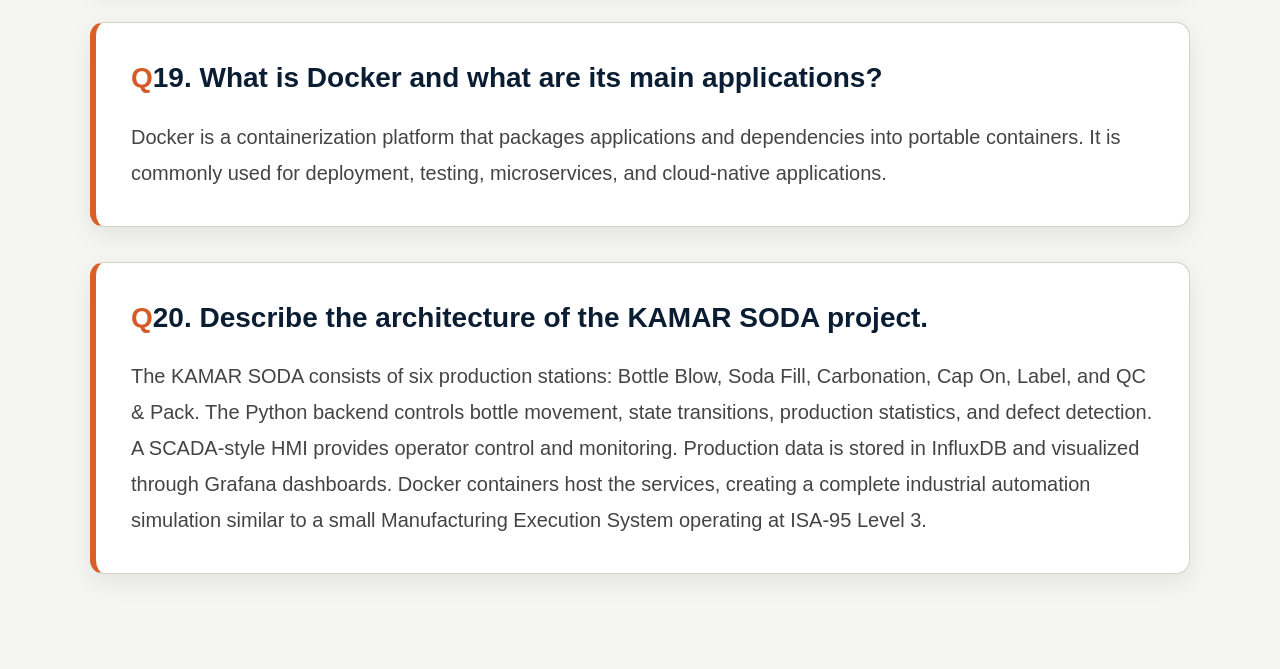
<file: website/question-bank.html>
<div class="question-header">
    <h1>Question Bank</h1>
    <p>
        Technical questions and answers covering Git, MES, SCADA,
        Docker, InfluxDB, Grafana, and the KAMAR SODA project.
    </p>
</div>
<!DOCTYPE html>
<html lang="en">
<head>
    <meta charset="UTF-8">
    <title>Question Bank</title>
    <link rel="stylesheet" href="style.css">
</head>
<body>
    <header>
    <div class="logo">KS</div>

    <h1>KAMMAR SODA</h1>

    <nav>
        <a href="index.html">Project</a>
        <a href="line.html">The Line</a>
        <a href="system.html">System</a>
        <a href="question-bank.html">Question Bank</a>
        <a href="games/snake.html">Snake Game</a>
    </nav>
</header>


        <section class="question-bank">

            <div class="question-card">
                <h3>Q1. In the kitchen analogy, what does the staging area represent?</h3>
                <p>
                    The staging area is like a preparation table. The command
                    <code>git add &lt;file&gt;</code>
                    moves a file into the staging area.
                </p>
            </div>

            <!-- Q2 -->
            <!-- Q3 -->
            <!-- Q4 -->
            <!-- etc... -->

<div class="question-card">
<h3>Q2. What does git init do?</h3>
<p>
The command <strong>git init</strong> converts a normal folder into a Git repository and creates a hidden <strong>.git</strong> directory that stores all version control information.
</p>
</div>

<div class="question-card">
<h3>Q3. Explain the three-zone mental model of Git.</h3>
<p>
The Working Directory contains files being edited. The Staging Area contains files prepared for commit using git add. The Commit History stores permanent snapshots created using git commit.
</p>
</div>

<div class="question-card">
<h3>Q4. What is the difference between git diff and git status?</h3>
<p>
git status shows which files have changed, while git diff displays the exact line-by-line modifications made to the files.
</p>
</div>

<div class="question-card">
<h3>Q5. What does git restore &lt;file&gt; do?</h3>
<p>
git restore removes uncommitted changes and restores the file to its last committed state.
</p>
</div>

<div class="question-card">
<h3>Q6. What is a Git branch?</h3>
<p>
A branch is an independent line of development that allows new features and experiments to be created without affecting the main branch.
</p>
</div>

<div class="question-card">
<h3>Q7. What does git clone &lt;url&gt; do?</h3>
<p>
git clone downloads an existing repository along with its complete history. Unlike git init, it starts from an existing project rather than creating a new repository.
</p>
</div>

<div class="question-card">
<h3>Q8. What is a remote in Git?</h3>
<p>
A remote is a shared repository hosted on a server such as GitHub. git push uploads local commits, while git pull downloads and integrates changes from the remote repository.
</p>
</div>

<div class="question-card">
<h3>Q9. Which are the SEMI E10 Equipment States?</h3>
<p>
The SEMI E10 states are Standby, Productive, Engineering, Scheduled Downtime, Unscheduled Downtime, and Non-Scheduled Downtime.
</p>
</div>

<div class="question-card">
<h3>Q10. How are the SEMI E10 time buckets represented?</h3>
<p>
Total Time is divided into Operations Time and Non-Scheduled Time. Operations Time is divided into Uptime and Downtime. Uptime includes Productive, Standby, and Engineering. Downtime includes Scheduled and Unscheduled Downtime.
</p>
</div>

<div class="question-card">
<h3>Q11. What is an HMI and what are the three rules of good HMI design?</h3>
<p>
An HMI is a Human Machine Interface that allows operators to monitor and control equipment. Good HMI design should show only necessary information, make abnormal conditions obvious, and always represent the true machine state.
</p>
</div>

<div class="question-card">
<h3>Q12. What is the difference between Back End and Front End?</h3>
<p>
The Back End contains the logic, data, and decision-making processes. The Front End displays information and receives user input. In this project, production_line.py is the Back End and the HMI acts as the Front End.
</p>
</div>

<div class="question-card">
<h3>Q13. What is the role of the Abstract Base Class Station?</h3>
<p>
The Station abstract class defines a common interface for all production stations. Concrete subclasses such as BottleBlow, SodaFill, Carbonation, CapOn, Label, and QualityControl implement their own processing behavior.
</p>
</div>

<div class="question-card">
<h3>Q14. What is the SEMI E10 standard and what states are used in the project?</h3>
<p>
SEMI E10 is a standard used to classify machine time. The KAMAR SODA uses Productive, Standby, and Unscheduled Downtime states.
</p>
</div>

<div class="question-card">
<h3>Q15. What does OEE stand for?</h3>
<p>
OEE stands for Overall Equipment Effectiveness. It is calculated as Availability × Performance × Quality. A world-class manufacturing line targets an OEE above 85%.
</p>
</div>

<div class="question-card">
<h3>Q16. What is a Manufacturing Execution System (MES)?</h3>
<p>
A Manufacturing Execution System monitors and coordinates factory-floor operations in real time. MES operates at ISA-95 Level 3 between production equipment and enterprise planning systems.
</p>
</div>

<div class="question-card">
<h3>Q17. What is a Finite State Machine (FSM)?</h3>
<p>
A Finite State Machine allows an object to exist in only one state at a time. In this project, bottles move through states such as blowing, filling, carbonation, capping, labeling, quality control, packed, and rejected.
</p>
</div>

<div class="question-card">
<h3>Q18. In the InfluxDB/Grafana stack, which component writes, stores, and visualizes data?</h3>
<p>
The Python backend writes production data, InfluxDB stores the data, and Grafana visualizes the information through dashboards and charts.
</p>
</div>

<div class="question-card">
<h3>Q19. What is Docker and what are its main applications?</h3>
<p>
Docker is a containerization platform that packages applications and dependencies into portable containers. It is commonly used for deployment, testing, microservices, and cloud-native applications.
</p>
</div>

<div class="question-card">
<h3>Q20. Describe the architecture of the KAMAR SODA project.</h3>
<p>
The KAMAR SODA consists of six production stations: Bottle Blow, Soda Fill, Carbonation, Cap On, Label, and QC & Pack. The Python backend controls bottle movement, state transitions, production statistics, and defect detection. A SCADA-style HMI provides operator control and monitoring. Production data is stored in InfluxDB and visualized through Grafana dashboards. Docker containers host the services, creating a complete industrial automation simulation similar to a small Manufacturing Execution System operating at ISA-95 Level 3.
</p>
</div>

</section>
</file>
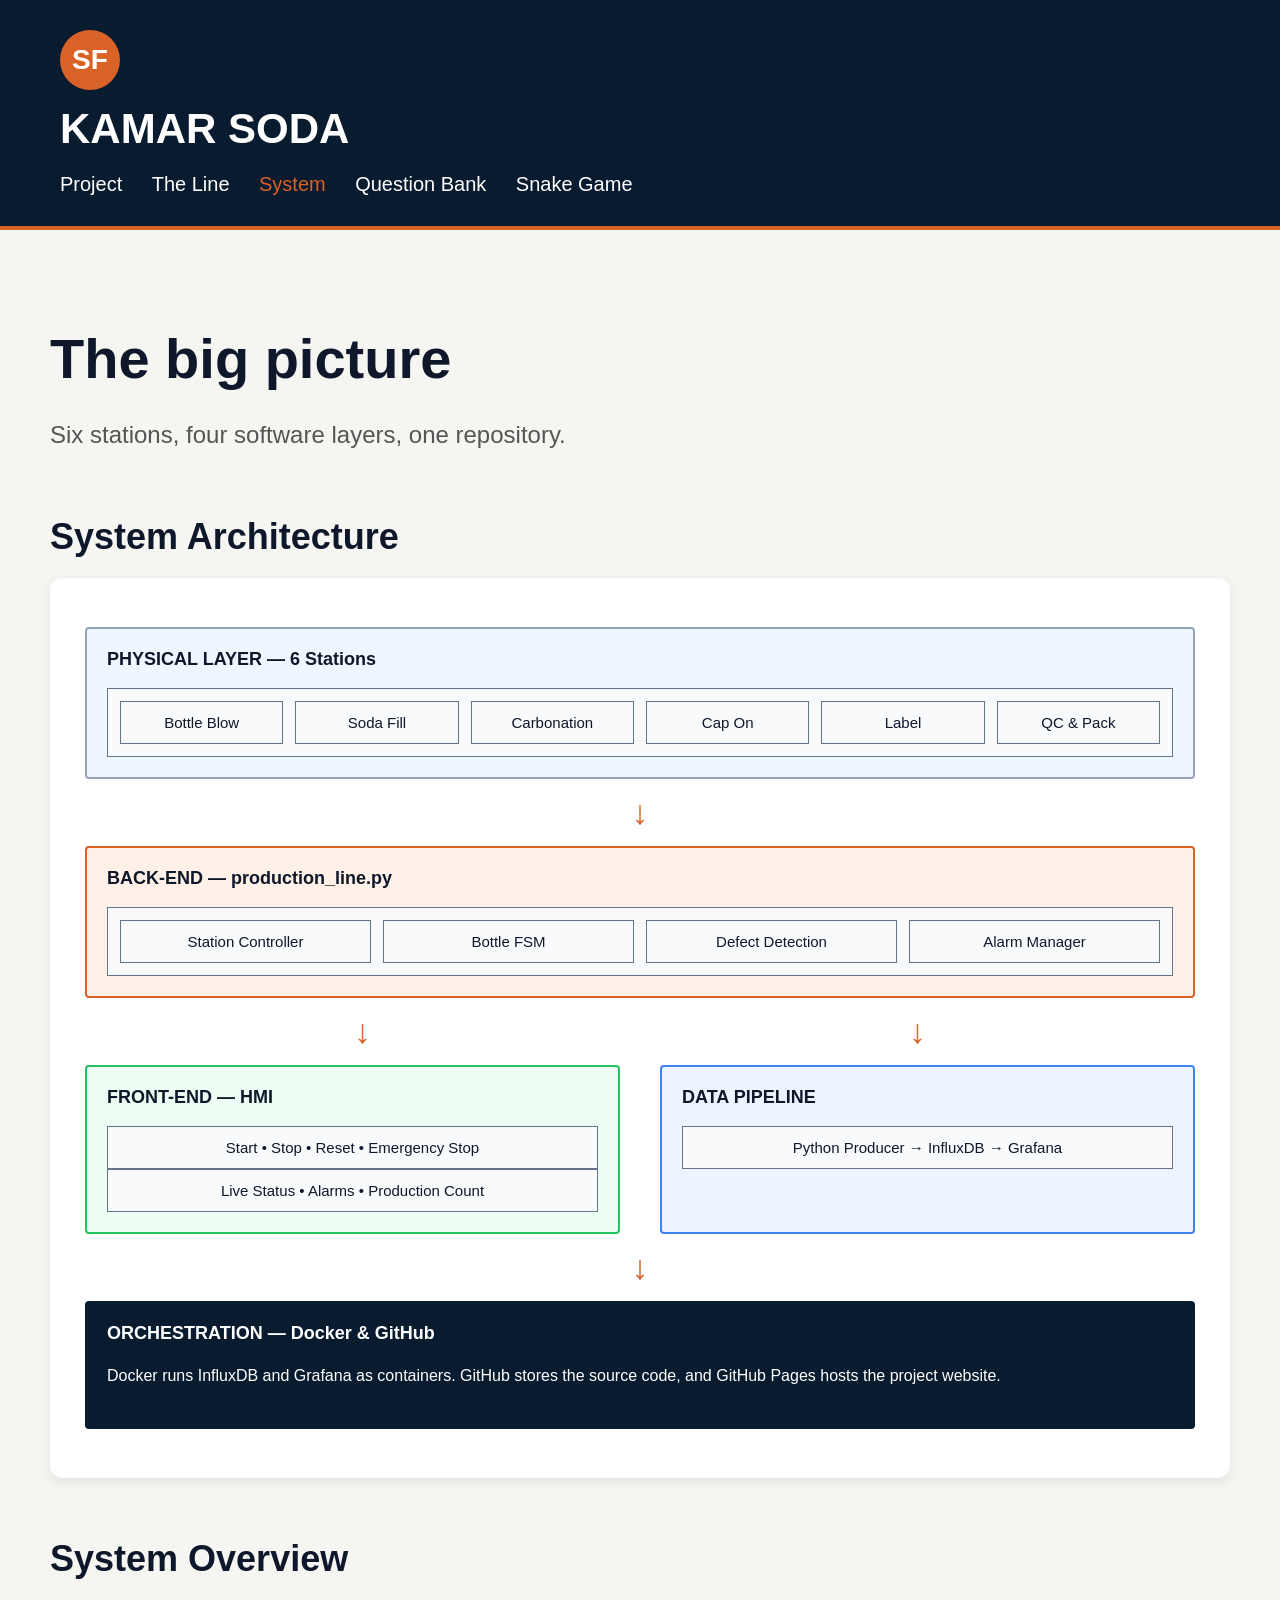
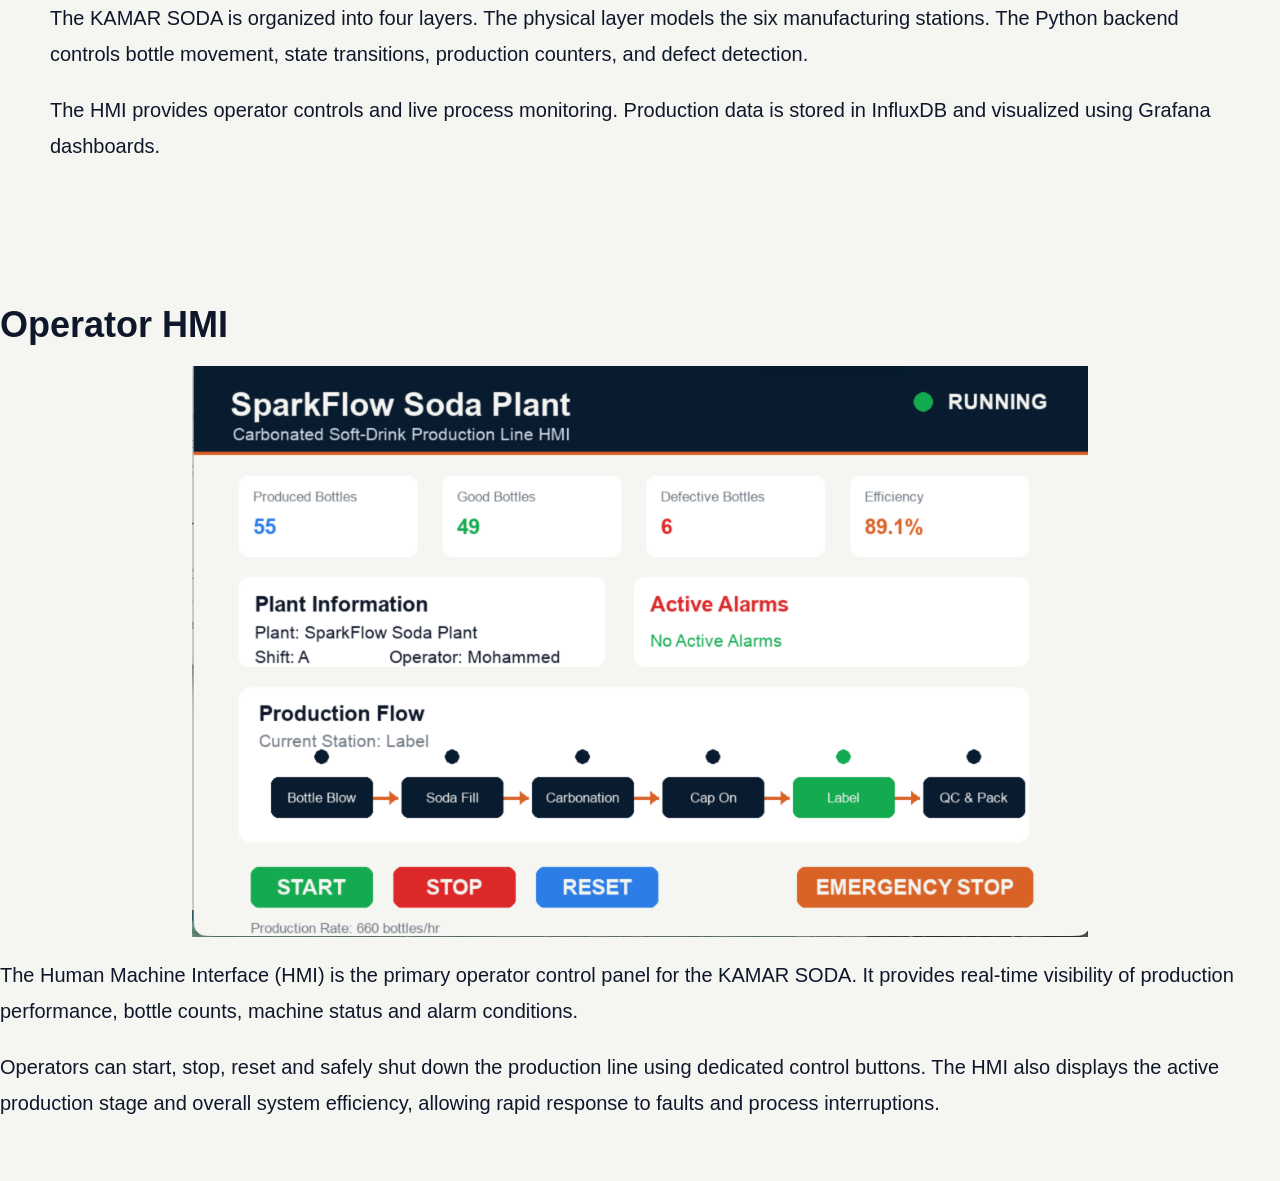
<file: website/system.html>
<!DOCTYPE html>
<html lang="en">
<head>
  <meta charset="UTF-8">
  <title>System - KAMAR SODA</title>
  <link rel="stylesheet" href="style.css">
</head>
<body>

<header>
  <div class="brand">SF</div>
  <h1>KAMAR SODA</h1>

  <nav>
    <a href="index.html">Project</a>
    <a href="line.html">The Line</a>
    <a class="active" href="system.html">System</a>
    <a href="question-bank.html">Question Bank</a>
    <a href="games/snake.html">Snake Game</a>
  </nav>
</header>

<main>

<section class="hero">
  <h2>The big picture</h2>
  <p>Six stations, four software layers, one repository.</p>
</section>

<section>
  <h2>System Architecture</h2>

     

  <div class="architecture">

    <div class="layer physical">
      <h3>PHYSICAL LAYER — 6 Stations</h3>
      <div class="row six">
        <div>Bottle Blow</div>
        <div>Soda Fill</div>
        <div>Carbonation</div>
        <div>Cap On</div>
        <div>Label</div>
        <div>QC & Pack</div>
      </div>
    </div>

    <div class="arrow">↓</div>

    <div class="layer backend">
      <h3>BACK-END — production_line.py</h3>
      <div class="row">
        <div>Station Controller</div>
        <div>Bottle FSM</div>
        <div>Defect Detection</div>
        <div>Alarm Manager</div>
      </div>
    </div>

    <div class="split-arrows">
      <span>↓</span>
      <span>↓</span>
    </div>

    <div class="two-col">
      <div class="layer hmi">
        <h3>FRONT-END — HMI</h3>
        <div class="inner">Start • Stop • Reset • Emergency Stop</div>
        <div class="inner">Live Status • Alarms • Production Count</div>
      </div>

      <div class="layer data">
        <h3>DATA PIPELINE</h3>
        <div class="inner">Python Producer → InfluxDB → Grafana</div>
      </div>
    </div>

    <div class="arrow">↓</div>

    <div class="layer orchestration">
      <h3>ORCHESTRATION — Docker & GitHub</h3>
      <p>
        Docker runs InfluxDB and Grafana as containers. GitHub stores the source
        code, and GitHub Pages hosts the project website.
      </p>
    </div>

  </div>
</section>

<section>
  <h2>System Overview</h2>
  <p>
    The KAMAR SODA is organized into four layers. The physical layer
    models the six manufacturing stations. The Python backend controls bottle
    movement, state transitions, production counters, and defect detection.
  </p>

  <p>
    The HMI provides operator controls and live process monitoring. Production
    data is stored in InfluxDB and visualized using Grafana dashboards.
  </p>
</section>

</main>

</body>
</html>
<section>
    <h2>Operator HMI</h2>

    <img src="images/system-architecture.png"
     alt="KAMAR SODA HMI"
     style="display:block; margin:auto; width:70%;">

    <p>
        The Human Machine Interface (HMI) is the primary operator
        control panel for the KAMAR SODA. It provides
        real-time visibility of production performance, bottle
        counts, machine status and alarm conditions.
    </p>

    <p>
        Operators can start, stop, reset and safely shut down the
        production line using dedicated control buttons. The HMI
        also displays the active production stage and overall
        system efficiency, allowing rapid response to faults and
        process interruptions.
    </p>
</section>
</file>
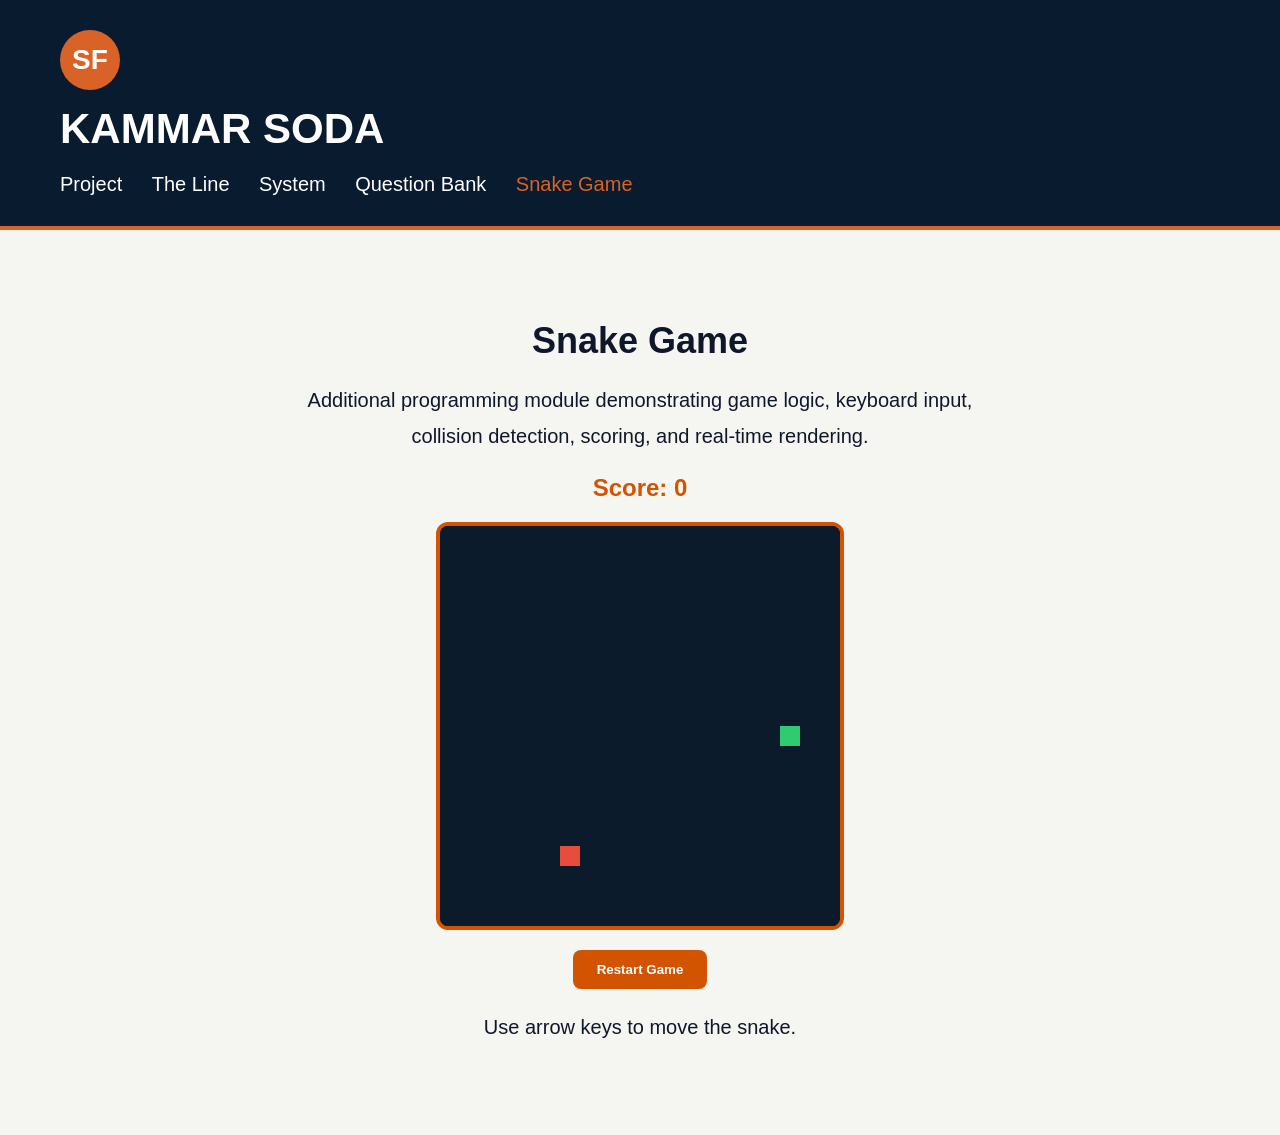
<file: website/games/snake.html>
<!DOCTYPE html>
<html lang="en">
<head>
  <meta charset="UTF-8">
  <title>Snake Game | KAMMAR SODA</title>
  <link rel="stylesheet" href="../style.css">
  <style>
    .game-wrap {
      max-width: 720px;
      margin: 40px auto;
      text-align: center;
    }

    canvas {
      background: #0b1b2b;
      border: 4px solid #d35400;
      border-radius: 12px;
      display: block;
      margin: 20px auto;
    }

    .score {
      font-size: 24px;
      font-weight: bold;
      color: #d35400;
    }

    .game-btn {
      padding: 12px 24px;
      background: #d35400;
      color: white;
      border: none;
      border-radius: 8px;
      font-weight: bold;
      cursor: pointer;
    }
  </style>
</head>

<body>

<header>
  <div class="brand">SF</div>
  <h1>KAMMAR SODA</h1>

  <nav>
    <a href="../index.html">Project</a>
    <a href="../line.html">The Line</a>
    <a href="../system.html">System</a>
    <a href="../question-bank.html">Question Bank</a>
    <a class="active" href="snake.html">Snake Game</a>
  </nav>
</header>

<main>
  <section class="game-wrap">
    <h2>Snake Game</h2>
    <p>
      Additional programming module demonstrating game logic, keyboard input,
      collision detection, scoring, and real-time rendering.
    </p>

    <div class="score">Score: <span id="score">0</span></div>

    <canvas id="game" width="400" height="400"></canvas>

    <button class="game-btn" onclick="restartGame()">Restart Game</button>

    <p>Use arrow keys to move the snake.</p>
  </section>
</main>

<script>
const canvas = document.getElementById("game");
const ctx = canvas.getContext("2d");
const scoreText = document.getElementById("score");

const box = 20;
let snake;
let food;
let direction;
let score;
let gameLoop;
let gameOver;

function startGame() {
  snake = [{ x: 200, y: 200 }];
  food = randomFood();
  direction = "RIGHT";
  score = 0;
  gameOver = false;
  scoreText.textContent = score;

  clearInterval(gameLoop);
  gameLoop = setInterval(drawGame, 120);
}

function randomFood() {
  return {
    x: Math.floor(Math.random() * 20) * box,
    y: Math.floor(Math.random() * 20) * box
  };
}

document.addEventListener("keydown", function(event) {
  if (event.key === "ArrowLeft" && direction !== "RIGHT") direction = "LEFT";
  if (event.key === "ArrowUp" && direction !== "DOWN") direction = "UP";
  if (event.key === "ArrowRight" && direction !== "LEFT") direction = "RIGHT";
  if (event.key === "ArrowDown" && direction !== "UP") direction = "DOWN";
});

function drawGame() {
  ctx.fillStyle = "#0b1b2b";
  ctx.fillRect(0, 0, canvas.width, canvas.height);

  for (let i = 0; i < snake.length; i++) {
    ctx.fillStyle = i === 0 ? "#2ecc71" : "#27ae60";
    ctx.fillRect(snake[i].x, snake[i].y, box, box);
  }

  ctx.fillStyle = "#e74c3c";
  ctx.fillRect(food.x, food.y, box, box);

  let headX = snake[0].x;
  let headY = snake[0].y;

  if (direction === "LEFT") headX -= box;
  if (direction === "UP") headY -= box;
  if (direction === "RIGHT") headX += box;
  if (direction === "DOWN") headY += box;

  if (headX === food.x && headY === food.y) {
    score++;
    scoreText.textContent = score;
    food = randomFood();
  } else {
    snake.pop();
  }

  const newHead = { x: headX, y: headY };

  if (
    headX < 0 ||
    headY < 0 ||
    headX >= canvas.width ||
    headY >= canvas.height ||
    collision(newHead, snake)
  ) {
    clearInterval(gameLoop);
    ctx.fillStyle = "white";
    ctx.font = "32px Arial";
    ctx.fillText("Game Over", 115, 200);
    return;
  }

  snake.unshift(newHead);
}

function collision(head, body) {
  return body.some(part => part.x === head.x && part.y === head.y);
}

function restartGame() {
  startGame();
}

startGame();
</script>

</body>
</html>
</file>
<file: website/style.css>
body{
    background:red;
}
body{
    margin:0;
    font-family:Arial, Helvetica, sans-serif;
    background:#f5f5f2;
    color:#0f172a;
}

header{
    background:#081b2f;
    color:white;
    padding:30px 60px;
    border-bottom:4px solid #d96226;
}

.brand{
    width:60px;
    height:60px;
    background:#d96226;
    border-radius:50%;
    display:flex;
    align-items:center;
    justify-content:center;
    font-size:28px;
    font-weight:bold;
    margin-bottom:15px;
}

header h1{
    margin:0;
    font-size:42px;
}

nav{
    margin-top:20px;
}

nav a{
    color:white;
    text-decoration:none;
    margin-right:25px;
    font-size:20px;
}

nav a:hover,
nav a.active{
    color:#d96226;
}

main{
    max-width:1200px;
    margin:auto;
    padding:50px;
}

.hero h2{
    font-size:56px;
    margin-bottom:20px;
}

.hero p{
    font-size:24px;
    line-height:1.7;
    color:#555;
}

section{
    margin-bottom:60px;
}

section h2{
    font-size:36px;
    margin-bottom:20px;
}

section p{
    font-size:20px;
    line-height:1.8;
}

.grid{
    display:grid;
    grid-template-columns:repeat(auto-fit,minmax(250px,1fr));
    gap:20px;
}

.card{
    background:white;
    padding:30px;
    border-radius:12px;
    box-shadow:0 4px 12px rgba(0,0,0,0.1);
    text-align:center;
    font-size:22px;
    font-weight:bold;
}
.production-diagram{
    position:relative;
    display:grid;
    grid-template-columns:repeat(6,1fr);
    gap:18px;
    background:white;
    padding:45px 35px 70px;
    border-radius:12px;
    box-shadow:0 4px 12px rgba(0,0,0,0.08);
}

.station-box{
    border:3px solid #d96226;
    padding:18px;
    text-align:center;
    position:relative;
    background:#fff;
    min-height:130px;
}

.station-box span{
    background:#d96226;
    color:white;
    padding:8px 12px;
    border-radius:50%;
    font-weight:bold;
}

.station-box h3{
    font-size:18px;
    margin:15px 0;
}

.icon{
    font-size:42px;
}

.conveyor{
    position:absolute;
    left:40px;
    right:40px;
    bottom:35px;
    height:18px;
    background:#081b2f;
    border-radius:4px;
}

.caption{
    text-align:center;
    color:#64748b;
    font-size:16px;
    margin-top:18px;
}

hr{
    border:none;
    border-top:1px solid #ccc;
    margin:60px 0;
}
.architecture{
    background:white;
    padding:35px;
    border-radius:12px;
    box-shadow:0 4px 12px rgba(0,0,0,0.08);
    text-align:center;
}

.layer{
    border:2px solid #94a3b8;
    padding:20px;
    margin:15px 0;
}

.layer h3{
    margin-top:0;
    font-size:18px;
    text-align:left;
}

.row{
    display:grid;
    grid-template-columns:repeat(auto-fit,minmax(130px,1fr));
    gap:12px;
}

.row div,
.layer div{
    border:1px solid #64748b;
    padding:12px;
    background:#f8fafc;
}

.physical{
    background:#eef6ff;
}

.backend{
    background:#fff1e8;
    border-color:#d96226;
}

.hmi{
    background:#eefdf3;
    border-color:#22c55e;
}

.data{
    background:#eef4ff;
    border-color:#3b82f6;
}

.orchestration{
    background:#081b2f;
    color:white;
    border-color:#081b2f;
}

.orchestration p{
    color:white;
    font-size:16px;
    text-align:left;
}

.arrow-down{
    font-size:34px;
    color:#d96226;
    font-weight:bold;
}

.split{
    display:grid;
    grid-template-columns:1fr 1fr;
}

.two-column{
    display:grid;
    grid-template-columns:1fr 1fr;
    gap:40px;
}
.architecture{
    background:white;
    padding:35px;
    border-radius:12px;
    box-shadow:0 4px 12px rgba(0,0,0,0.08);
    text-align:center;
}

.layer{
    border:2px solid #94a3b8;
    padding:20px;
    margin:14px 0;
    border-radius:4px;
}

.layer h3{
    margin-top:0;
    font-size:18px;
    text-align:left;
}

.row{
    display:grid;
    grid-template-columns:repeat(4,1fr);
    gap:12px;
}

.row.six{
    grid-template-columns:repeat(6,1fr);
}

.row div,
.inner{
    border:1px solid #64748b;
    padding:12px;
    background:#f8fafc;
    font-size:15px;
}

.physical{
    background:#eef6ff;
}

.backend{
    background:#fff1e8;
    border-color:#d96226;
}

.hmi{
    background:#eefdf3;
    border-color:#22c55e;
}

.data{
    background:#eef4ff;
    border-color:#3b82f6;
}

.orchestration{
    background:#081b2f;
    color:white;
    border-color:#081b2f;
}

.orchestration p{
    color:white;
    font-size:16px;
    text-align:left;
}

.arrow{
    font-size:34px;
    color:#d96226;
    font-weight:bold;
}

.split-arrows{
    display:grid;
    grid-template-columns:1fr 1fr;
    color:#d96226;
    font-size:34px;
    font-weight:bold;
}

.two-col{
    display:grid;
    grid-template-columns:1fr 1fr;
    gap:40px;
}
.big-image {
    display: block;
    margin: 30px auto;
    width: 70%;
    max-width: 900px;
}
.stack-flow{
    display:flex;
    justify-content:center;
    align-items:center;
    gap:15px;
    flex-wrap:wrap;
    margin:40px 0;
}

.stack-box{
    background:white;
    padding:20px 30px;
    border-radius:12px;
    box-shadow:0 4px 12px rgba(0,0,0,.1);
    font-weight:600;
    font-size:20px;
}

.stack-arrow{
    font-size:32px;
    color:#d96226;
    font-weight:bold;
}
.showcase-image{
    display:block;
    margin:30px auto;
    width:60%;
    max-width:700px;
    border-radius:12px;
    box-shadow:0 8px 25px rgba(0,0,0,.15);
}
.showcase-image {
    display: block;
    margin: 30px auto;
    width: 60%;
    max-width: 700px;
    height: auto;
    border-radius: 12px;
    box-shadow: 0 8px 25px rgba(0,0,0,0.15);
}
.showcase-image {
    display: block;
    margin: 25px auto;
    width: 45%;
    max-width: 500px;
    height: auto;
}
.question-bank {
    max-width: 1000px;
    margin: auto;
}

.question-card {
    background: white;
    padding: 25px;
    margin: 20px 0;
    border-radius: 15px;
    box-shadow: 0 4px 15px rgba(0,0,0,0.08);
    border-left: 5px solid #d96226;
}

.question-card h3 {
    margin-bottom: 10px;
    color: #0b1d33;
}

.question-card p {
    color: #555;
    line-height: 1.7;
}
.question-bank {
    max-width: 1000px;
    margin: auto;
}

.question-card {
    background: white;
    padding: 25px;
    margin: 20px 0;
    border-radius: 15px;
    box-shadow: 0 4px 15px rgba(0,0,0,0.08);
    border-left: 5px solid #d96226;
}

.question-card h3 {
    margin-bottom: 10px;
    color: #0b1d33;
}

.question-card p {
    color: #555;
    line-height: 1.7;
}
.question-bank{
    max-width: 1000px;
    margin: 50px auto;
}

.question-card{
    background: #ffffff;
    border: 1px solid #d8d1c4;
    border-left: 7px solid #d45a27;
    padding: 38px 45px;
    margin: 34px 0;
    box-shadow: 0 3px 8px rgba(0,0,0,0.04);
}

.question-card h3{
    font-size: 30px;
    line-height: 1.45;
    color: #0f1f2e;
    margin: 0 0 22px 0;
    font-weight: 800;
}

.question-card h3::first-letter{
    color: #d45a27;
}

.question-card p{
    font-size: 26px;
    line-height: 1.55;
    color: #263746;
    margin: 0;
}

.question-card code,
.question-card strong{
    background: #f3eee6;
    color: #9a421d;
    padding: 3px 8px;
    border-radius: 2px;
    font-family: "Courier New", monospace;
}
.question-header{
    text-align:center;
    margin-bottom:60px;
}

.question-header h1{
    font-size:48px;
    color:#0b1d33;
    margin-bottom:15px;
}

.question-header p{
    max-width:800px;
    margin:auto;
    font-size:20px;
    color:#666;
    line-height:1.7;
}
.question-card{
    background:white;
    padding:35px;
    margin-bottom:35px;
    border-left:6px solid #d95f28;
    border-radius:14px;
    box-shadow:0 8px 25px rgba(0,0,0,0.08);
    transition:all 0.3s ease;
}

.question-card:hover{
    transform:translateY(-4px);
    box-shadow:0 15px 35px rgba(0,0,0,0.12);
}

.question-card h3{
    font-size:28px;
    color:#0b1d33;
    margin-bottom:20px;
}

.question-card p{
    font-size:20px;
    line-height:1.8;
    color:#444;
}
.question-bank{
    max-width:1100px;
    margin:0 auto;
    padding:60px 30px;
}
</file>
<file: style.css>
body{
    background:red;
}
body{
    margin:0;
    font-family:Arial, Helvetica, sans-serif;
    background:#f5f5f2;
    color:#0f172a;
}

header{
    background:#081b2f;
    color:white;
    padding:30px 60px;
    border-bottom:4px solid #d96226;
}

.brand{
    width:60px;
    height:60px;
    background:#d96226;
    border-radius:50%;
    display:flex;
    align-items:center;
    justify-content:center;
    font-size:28px;
    font-weight:bold;
    margin-bottom:15px;
}

header h1{
    margin:0;
    font-size:42px;
}

nav{
    margin-top:20px;
}

nav a{
    color:white;
    text-decoration:none;
    margin-right:25px;
    font-size:20px;
}

nav a:hover,
nav a.active{
    color:#d96226;
}

main{
    max-width:1200px;
    margin:auto;
    padding:50px;
}

.hero h2{
    font-size:56px;
    margin-bottom:20px;
}

.hero p{
    font-size:24px;
    line-height:1.7;
    color:#555;
}

section{
    margin-bottom:60px;
}

section h2{
    font-size:36px;
    margin-bottom:20px;
}

section p{
    font-size:20px;
    line-height:1.8;
}

.grid{
    display:grid;
    grid-template-columns:repeat(auto-fit,minmax(250px,1fr));
    gap:20px;
}

.card{
    background:white;
    padding:30px;
    border-radius:12px;
    box-shadow:0 4px 12px rgba(0,0,0,0.1);
    text-align:center;
    font-size:22px;
    font-weight:bold;
}
.production-diagram{
    position:relative;
    display:grid;
    grid-template-columns:repeat(6,1fr);
    gap:18px;
    background:white;
    padding:45px 35px 70px;
    border-radius:12px;
    box-shadow:0 4px 12px rgba(0,0,0,0.08);
}

.station-box{
    border:3px solid #d96226;
    padding:18px;
    text-align:center;
    position:relative;
    background:#fff;
    min-height:130px;
}

.station-box span{
    background:#d96226;
    color:white;
    padding:8px 12px;
    border-radius:50%;
    font-weight:bold;
}

.station-box h3{
    font-size:18px;
    margin:15px 0;
}

.icon{
    font-size:42px;
}

.conveyor{
    position:absolute;
    left:40px;
    right:40px;
    bottom:35px;
    height:18px;
    background:#081b2f;
    border-radius:4px;
}

.caption{
    text-align:center;
    color:#64748b;
    font-size:16px;
    margin-top:18px;
}

hr{
    border:none;
    border-top:1px solid #ccc;
    margin:60px 0;
}
.architecture{
    background:white;
    padding:35px;
    border-radius:12px;
    box-shadow:0 4px 12px rgba(0,0,0,0.08);
    text-align:center;
}

.layer{
    border:2px solid #94a3b8;
    padding:20px;
    margin:15px 0;
}

.layer h3{
    margin-top:0;
    font-size:18px;
    text-align:left;
}

.row{
    display:grid;
    grid-template-columns:repeat(auto-fit,minmax(130px,1fr));
    gap:12px;
}

.row div,
.layer div{
    border:1px solid #64748b;
    padding:12px;
    background:#f8fafc;
}

.physical{
    background:#eef6ff;
}

.backend{
    background:#fff1e8;
    border-color:#d96226;
}

.hmi{
    background:#eefdf3;
    border-color:#22c55e;
}

.data{
    background:#eef4ff;
    border-color:#3b82f6;
}

.orchestration{
    background:#081b2f;
    color:white;
    border-color:#081b2f;
}

.orchestration p{
    color:white;
    font-size:16px;
    text-align:left;
}

.arrow-down{
    font-size:34px;
    color:#d96226;
    font-weight:bold;
}

.split{
    display:grid;
    grid-template-columns:1fr 1fr;
}

.two-column{
    display:grid;
    grid-template-columns:1fr 1fr;
    gap:40px;
}
.architecture{
    background:white;
    padding:35px;
    border-radius:12px;
    box-shadow:0 4px 12px rgba(0,0,0,0.08);
    text-align:center;
}

.layer{
    border:2px solid #94a3b8;
    padding:20px;
    margin:14px 0;
    border-radius:4px;
}

.layer h3{
    margin-top:0;
    font-size:18px;
    text-align:left;
}

.row{
    display:grid;
    grid-template-columns:repeat(4,1fr);
    gap:12px;
}

.row.six{
    grid-template-columns:repeat(6,1fr);
}

.row div,
.inner{
    border:1px solid #64748b;
    padding:12px;
    background:#f8fafc;
    font-size:15px;
}

.physical{
    background:#eef6ff;
}

.backend{
    background:#fff1e8;
    border-color:#d96226;
}

.hmi{
    background:#eefdf3;
    border-color:#22c55e;
}

.data{
    background:#eef4ff;
    border-color:#3b82f6;
}

.orchestration{
    background:#081b2f;
    color:white;
    border-color:#081b2f;
}

.orchestration p{
    color:white;
    font-size:16px;
    text-align:left;
}

.arrow{
    font-size:34px;
    color:#d96226;
    font-weight:bold;
}

.split-arrows{
    display:grid;
    grid-template-columns:1fr 1fr;
    color:#d96226;
    font-size:34px;
    font-weight:bold;
}

.two-col{
    display:grid;
    grid-template-columns:1fr 1fr;
    gap:40px;
}
.big-image {
    display: block;
    margin: 30px auto;
    width: 70%;
    max-width: 900px;
}
.stack-flow{
    display:flex;
    justify-content:center;
    align-items:center;
    gap:15px;
    flex-wrap:wrap;
    margin:40px 0;
}

.stack-box{
    background:white;
    padding:20px 30px;
    border-radius:12px;
    box-shadow:0 4px 12px rgba(0,0,0,.1);
    font-weight:600;
    font-size:20px;
}

.stack-arrow{
    font-size:32px;
    color:#d96226;
    font-weight:bold;
}
.showcase-image{
    display:block;
    margin:30px auto;
    width:60%;
    max-width:700px;
    height:auto;
    border-radius:12px;
    box-shadow:0 8px 25px rgba(0,0,0,0.15);
}

.question-bank {
    max-width: 1000px;
    margin: auto;
}

.question-card {
    background: white;
    padding: 25px;
    margin: 20px 0;
    border-radius: 15px;
    box-shadow: 0 4px 15px rgba(0,0,0,0.08);
    border-left: 5px solid #d96226;
}

.question-card h3 {
    margin-bottom: 10px;
    color: #0b1d33;
}

.question-card p {
    color: #555;
    line-height: 1.7;
}
.question-bank {
    max-width: 1000px;
    margin: auto;
}

.question-card {
    background: white;
    padding: 25px;
    margin: 20px 0;
    border-radius: 15px;
    box-shadow: 0 4px 15px rgba(0,0,0,0.08);
    border-left: 5px solid #d96226;
}

.question-card h3 {
    margin-bottom: 10px;
    color: #0b1d33;
}

.question-card p {
    color: #555;
    line-height: 1.7;
}
.question-bank{
    max-width: 1000px;
    margin: 50px auto;
}

.question-card{
    background: #ffffff;
    border: 1px solid #d8d1c4;
    border-left: 7px solid #d45a27;
    padding: 38px 45px;
    margin: 34px 0;
    box-shadow: 0 3px 8px rgba(0,0,0,0.04);
}

.question-card h3{
    font-size: 30px;
    line-height: 1.45;
    color: #0f1f2e;
    margin: 0 0 22px 0;
    font-weight: 800;
}

.question-card h3::first-letter{
    color: #d45a27;
}

.question-card p{
    font-size: 26px;
    line-height: 1.55;
    color: #263746;
    margin: 0;
}

.question-card code,
.question-card strong{
    background: #f3eee6;
    color: #9a421d;
    padding: 3px 8px;
    border-radius: 2px;
    font-family: "Courier New", monospace;
}
.question-header{
    text-align:center;
    margin-bottom:60px;
}

.question-header h1{
    font-size:48px;
    color:#0b1d33;
    margin-bottom:15px;
}

.question-header p{
    max-width:800px;
    margin:auto;
    font-size:20px;
    color:#666;
    line-height:1.7;
}
.question-card{
    background:white;
    padding:35px;
    margin-bottom:35px;
    border-left:6px solid #d95f28;
    border-radius:14px;
    box-shadow:0 8px 25px rgba(0,0,0,0.08);
    transition:all 0.3s ease;
}

.question-card:hover{
    transform:translateY(-4px);
    box-shadow:0 15px 35px rgba(0,0,0,0.12);
}

.question-card h3{
    font-size:28px;
    color:#0b1d33;
    margin-bottom:20px;
}

.question-card p{
    font-size:20px;
    line-height:1.8;
    color:#444;
}
.question-bank{
    max-width:1100px;
    margin:0 auto;
    padding:60px 30px;
}
.author-info{
    font-size:18px;
    color:#ffffff;
    margin-top:10px;
    font-weight:500;
    letter-spacing:0.5px;
}
.semi-e10 {
  max-width: 900px;
  margin: 25px auto;
  text-align: center;
  font-weight: 800;
  font-size: 15px;
}

.semi-e10 .row {
  display: flex;
  margin: 8px 0;
  gap: 8px;
}

.semi-e10 .row div,
.semi-e10 .total {
  padding: 14px;
  color: #ffffff;
  border-radius: 4px;
  border: 1px solid #ffffff;
  text-transform: uppercase;
}

.semi-e10 .total {
  background: #14213d;
}

.semi-e10 .operations {
  flex: 4;
  background: #3d5a80;
}

.semi-e10 .nonscheduled {
  flex: 1;
  background: #6c757d;
}

.semi-e10 .uptime {
  flex: 3;
  background: #2d6a4f;
}

.semi-e10 .downtime {
  flex: 2;
  background: #bc6c25;
}

.semi-e10 .productive {
  flex: 2;
  background: #40916c;
}

.semi-e10 .standby {
  flex: 1;
  background: #52b788;
}

.semi-e10 .engineering {
  flex: 1;
  background: #457b9d;
}

.semi-e10 .scheduled {
  flex: 1;
  background: #e76f51;
}

.semi-e10 .unscheduled {
  flex: 1;
  background: #9d0208;
}
.e10-diagram{
    margin:40px 0;
}

.e10-row{
    display:flex;
    margin-bottom:12px;
}

.box{
    text-align:center;
    color:white;
    font-weight:700;
    padding:18px;
    border-radius:6px;
    margin-right:6px;
}

.total .box{
    width:100%;
    background:#0d1b2a;
}

.operations{
    flex:4;
    background:#34495e;
}

.nonscheduled{
    flex:1;
    background:#7f8c8d;
}

.uptime{
    flex:3;
    background:#2e8b57;
}

.downtime{
    flex:2;
    background:#d35400;
}

.productive{
    flex:2;
    background:#52b788;
}

.standby{
    flex:1;
    background:#74c69d;
    color:black;
}

.engineering{
    flex:1;
    background:#95d5b2;
    color:black;
}

.scheduled{
    flex:1.2;
    background:#e67e22;
}

.unscheduled{
    flex:1.2;
    background:#c0392b;
}

.e10-legend{
    display:grid;
    grid-template-columns:1fr 1fr;
    gap:10px;
    margin-top:25px;
}
.highlight-box{
    background:#f7f7f7;
    border-left:6px solid #e85d2a;
    padding:25px;
    margin:30px 0;
    border-radius:8px;
}

.highlight-box h3{
    margin-top:0;
    color:#0d1b2a;
}
.showcase-image{
    display:block;
    max-width:900px;
    width:100%;
    margin:20px auto;
    border-radius:10px;
}

section{
    margin-bottom:40px;
}

p{
    line-height:1.8;
}
*{
    margin:0;
    padding:0;
    box-sizing:border-box;
    font-family:Arial, Helvetica, sans-serif;
}

body{
    background:#07131f;
    color:white;
}

header{
    display:flex;
    justify-content:space-between;
    align-items:center;
    padding:25px 60px;
    border-bottom:1px solid #1e3245;
}

.logo{
    width:60px;
    height:60px;
    background:#ff8c1a;
    color:#07131f;
    font-weight:bold;
    font-size:28px;
    display:flex;
    justify-content:center;
    align-items:center;
    border-radius:10px;
}

header h1{
    margin-left:20px;
}

header h1 span{
    color:#ff8c1a;
}

nav{
    display:flex;
    gap:25px;
    align-items:center;
}

nav a{
    color:white;
    text-decoration:none;
}

.active{
    color:#ff8c1a;
}

.snake-btn{
    border:2px solid #ff8c1a;
    padding:10px 18px;
    border-radius:8px;
}

.hero{
    display:flex;
    justify-content:space-between;
    align-items:center;
    padding:70px;
    gap:50px;
}

.hero-text{
    width:50%;
}

.welcome{
    color:#ff8c1a;
    margin-bottom:20px;
}

.hero h2{
    font-size:72px;
}

.hero h2 span{
    color:#ff8c1a;
}

.hero h3{
    margin-top:10px;
    font-size:32px;
}

.hero p{
    margin-top:25px;
    line-height:1.7;
}

.buttons{
    margin-top:30px;
}

.btn-primary,
.btn-secondary{
    padding:14px 25px;
    text-decoration:none;
    margin-right:15px;
    border-radius:8px;
}

.btn-primary{
    background:#ff8c1a;
    color:white;
}

.btn-secondary{
    border:2px solid #ff8c1a;
    color:white;
}

.hero-image img{
    width:700px;
    max-width:100%;
    border-radius:15px;
}

.stats{
    display:grid;
    grid-template-columns:repeat(4,1fr);
    gap:20px;
    padding:0 70px 70px;
}

.card{
    background:#0d1d2b;
    border:1px solid #1f3346;
    border-radius:12px;
    text-align:center;
    padding:30px;
}

.card h4{
    color:#ff8c1a;
    font-size:40px;
}

.about{
    text-align:center;
    padding:70px;
}

.section-title{
    color:#ff8c1a;
    margin-bottom:15px;
}

.about h2{
    font-size:40px;
    margin-bottom:20px;
}

.features{
    display:grid;
    grid-template-columns:repeat(2,1fr);
    gap:25px;
    padding:70px;
}

.feature-box{
    background:#0d1d2b;
    border:1px solid #1f3346;
    border-radius:12px;
    padding:30px;
}

.feature-box h3{
    margin-bottom:15px;
}

.feature-box p{
    margin-bottom:15px;
}

.feature-box a{
    color:#ff8c1a;
    text-decoration:none;
}

footer{
    text-align:center;
    padding:30px;
    border-top:1px solid #1f3346;
}/* ===== KAMMAR SODA PROFESSIONAL HOMEPAGE ===== */

body {
  margin: 0;
  background: radial-gradient(circle at top left, #10283d, #06111d 55%, #02070c);
  color: #ffffff;
  font-family: Arial, Helvetica, sans-serif;
}

header {
  background: rgba(6, 17, 29, 0.95);
  border-bottom: 1px solid rgba(255, 132, 0, 0.35);
  padding: 22px 60px;
  display: flex;
  align-items: center;
  gap: 25px;
}

.logo,
.brand {
  background: #0b1b2b;
  border: 2px solid #ff7a00;
  color: #ff7a00;
  width: 70px;
  height: 55px;
  border-radius: 10px;
  display: flex;
  align-items: center;
  justify-content: center;
  font-size: 30px;
  font-weight: 900;
}

header h1 {
  font-size: 34px;
  margin: 0;
  letter-spacing: 1px;
}

header h1 span {
  color: #ff7a00;
}

nav {
  margin-left: auto;
  display: flex;
  gap: 28px;
  align-items: center;
}

nav a {
  color: white;
  text-decoration: none;
  font-weight: bold;
  font-size: 16px;
}

nav a:hover,
nav a.active {
  color: #ff7a00;
}

.snake-btn {
  border: 1px solid #ff7a00;
  padding: 12px 20px;
  border-radius: 8px;
}

.hero {
  min-height: 560px;
  display: grid;
  grid-template-columns: 1fr 1.2fr;
  gap: 60px;
  align-items: center;
  padding: 70px 70px 40px;
}

.hero-text .welcome {
  color: #ff7a00;
  font-weight: bold;
  letter-spacing: 2px;
  margin-bottom: 20px;
}

.hero-text h2 {
  font-size: 72px;
  line-height: 0.95;
  margin: 0;
  font-weight: 900;
}

.hero-text h2 span {
  color: #ff7a00;
}

.hero-text h3 {
  font-size: 28px;
  margin-top: 20px;
  letter-spacing: 2px;
}

.hero-text p {
  font-size: 19px;
  line-height: 1.7;
  color: #cfd8e3;
  max-width: 650px;
}

.buttons {
  margin-top: 35px;
}

.btn-primary,
.btn-secondary {
  display: inline-block;
  padding: 16px 28px;
  border-radius: 8px;
  text-decoration: none;
  font-weight: bold;
  margin-right: 15px;
}

.btn-primary {
  background: linear-gradient(135deg, #ff7a00, #d35400);
  color: white;
}

.btn-secondary {
  border: 1px solid #ff7a00;
  color: white;
}

.hero-image {
  background: linear-gradient(135deg, rgba(255,122,0,0.25), rgba(255,255,255,0.04));
  border: 1px solid rgba(255,122,0,0.35);
  border-radius: 18px;
  padding: 18px;
}

.hero-image img {
  width: 100%;
  height: 360px;
  object-fit: cover;
  border-radius: 14px;
}

.stats {
  margin: 20px 70px 60px;
  border: 1px solid rgba(255,122,0,0.35);
  border-radius: 16px;
  display: grid;
  grid-template-columns: repeat(4, 1fr);
  background: rgba(8, 24, 39, 0.8);
}

.card {
  padding: 32px;
  text-align: center;
  border-right: 1px solid rgba(255,255,255,0.12);
}

.card:last-child {
  border-right: none;
}

.card h4 {
  color: #ff7a00;
  font-size: 42px;
  margin: 0 0 10px;
}

.card p {
  color: #d5dde8;
  margin: 0;
}

.about {
  text-align: center;
  padding: 40px 80px;
}

.section-title {
  color: #ff7a00;
  letter-spacing: 2px;
  font-weight: bold;
}

.about h2 {
  font-size: 36px;
  margin: 15px 0;
}

.about p {
  color: #cfd8e3;
  font-size: 18px;
  line-height: 1.7;
  max-width: 900px;
  margin: auto;
}

.features {
  padding: 50px 70px 80px;
  display: grid;
  grid-template-columns: repeat(4, 1fr);
  gap: 22px;
}

.feature-box {
  background: rgba(8, 24, 39, 0.9);
  border: 1px solid rgba(255,122,0,0.3);
  border-radius: 14px;
  padding: 28px;
  min-height: 190px;
}

.feature-box h3 {
  color: white;
  margin-top: 0;
}

.feature-box p {
  color: #cfd8e3;
  line-height: 1.6;
}

.feature-box a {
  color: #ff7a00;
  font-weight: bold;
  text-decoration: none;
}

footer {
  text-align: center;
  padding: 30px;
  color: #9ca9b8;
  border-top: 1px solid rgba(255,122,0,0.25);
}

@media (max-width: 900px) {
  header,
  nav {
    flex-direction: column;
  }

  .hero {
    grid-template-columns: 1fr;
    padding: 40px 25px;
  }

  .hero-text h2 {
    font-size: 48px;
  }

  .stats,
  .features {
    grid-template-columns: 1fr;
    margin: 20px;
    padding: 20px;
  }
}
/* ===== SYSTEM PAGE FIX ===== */

.system-page {
  padding: 70px;
}

.system-hero {
  background: linear-gradient(135deg, #0d1d2b, #132a3d);
  border: 1px solid rgba(255,122,0,0.35);
  border-radius: 18px;
  padding: 50px;
  margin-bottom: 40px;
}

.system-hero h2 {
  font-size: 52px;
  margin: 10px 0 20px;
}

.system-hero p {
  max-width: 900px;
  color: #d4dde7;
  font-size: 19px;
  line-height: 1.7;
}

.system-grid {
  display: grid;
  grid-template-columns: repeat(2, 1fr);
  gap: 25px;
  margin-bottom: 50px;
}

.system-card {
  background: rgba(8, 24, 39, 0.95);
  border: 1px solid rgba(255,122,0,0.3);
  border-radius: 16px;
  padding: 35px;
}

.system-card h3 {
  color: #ff7a00;
  font-size: 26px;
  margin-bottom: 15px;
}

.system-card p {
  color: #d4dde7;
  font-size: 17px;
  line-height: 1.7;
}

.diagram-section {
  background: rgba(8, 24, 39, 0.9);
  border: 1px solid rgba(255,122,0,0.3);
  border-radius: 16px;
  padding: 40px;
  margin-bottom: 40px;
}

.diagram-section h2 {
  font-size: 34px;
  margin-bottom: 25px;
}

.diagram-section p {
  color: #d4dde7;
  font-size: 18px;
  line-height: 1.8;
}

.diagram-section img {
  width: 100%;
  max-width: 1100px;
  display: block;
  margin: 0 auto;
  border-radius: 14px;
}

@media (max-width: 900px) {
  .system-page {
    padding: 25px;
  }

  .system-grid {
    grid-template-columns: 1fr;
  }

  .system-hero h2 {
    font-size: 38px;
  }
}
/* ===== QUESTION BANK ===== */

.question-header{
    text-align:center;
    padding:70px 20px;
    background:linear-gradient(135deg,#0d1d2b,#132a3d);
    border-bottom:1px solid rgba(255,122,0,.3);
}

.question-header h1{
    font-size:56px;
    color:#fff;
    margin-bottom:15px;
}

.question-header p{
    max-width:800px;
    margin:auto;
    color:#d4dde7;
    font-size:18px;
    line-height:1.8;
}

.question-bank{
    max-width:1200px;
    margin:60px auto;
    display:grid;
    grid-template-columns:1fr 1fr;
    gap:25px;
    padding:0 30px;
}

.question-card{
    background:rgba(8,24,39,.95);
    border-left:5px solid #ff7a00;
    border-radius:15px;
    padding:30px;
    box-shadow:0 10px 25px rgba(0,0,0,.25);
}

.question-card h3{
    color:#ff7a00;
    margin-top:0;
    font-size:24px;
}

.question-card p{
    color:#d4dde7;
    line-height:1.8;
    font-size:16px;
}

.question-card code{
    color:#ff7a00;
    background:#0b1b2b;
    padding:4px 8px;
    border-radius:5px;
}

@media(max-width:900px){
    .question-bank{
        grid-template-columns:1fr;
    }
}
/* ===== FINAL PROFESSIONAL HOMEPAGE ===== */

.home-hero {
  min-height: 620px;
  display: grid;
  grid-template-columns: 1fr 1.15fr;
  gap: 60px;
  align-items: center;
  padding: 80px 70px 40px;
}

.home-text h2 {
  font-size: 76px;
  margin: 0;
  line-height: 0.95;
  font-weight: 900;
}

.home-text h2 span {
  color: #ff7a00;
}

.home-text h3 {
  font-size: 30px;
  margin: 18px 0;
}

.home-text p {
  color: #d4dde7;
  font-size: 18px;
  line-height: 1.8;
  max-width: 650px;
}

.clean-stats {
  margin: 20px 70px 70px;
}

.clean-about {
  padding-top: 30px;
  padding-bottom: 50px;
}

.clean-about h2 {
  font-size: 42px;
}

.clean-about p {
  max-width: 1000px;
}

.screenshots-section {
  padding: 60px 70px;
}

.screenshots-section h2 {
  font-size: 38px;
  margin-bottom: 30px;
  text-align: center;
}

.screenshots-grid {
  display: grid;
  grid-template-columns: repeat(3, 1fr);
  gap: 25px;
}

.shot-card {
  background: rgba(8, 24, 39, 0.95);
  border: 1px solid rgba(255,122,0,.3);
  border-radius: 16px;
  padding: 20px;
}

.shot-card img {
  width: 100%;
  height: 230px;
  object-fit: contain;
  background: #f4f4f4;
  border-radius: 12px;
  margin-bottom: 18px;
}

.shot-card h3 {
  color: #ff7a00;
  margin-bottom: 10px;
}

.shot-card p {
  color: #d4dde7;
  line-height: 1.6;
}

.clean-features {
  padding-top: 30px;
}

@media(max-width:900px) {
  .home-hero {
    grid-template-columns: 1fr;
    padding: 40px 25px;
  }

  .home-text h2 {
    font-size: 48px;
  }

  .screenshots-grid {
    grid-template-columns: 1fr;
  }
}/* ===== SEMI E10 HTML DIAGRAM ===== */

.semi-section {
  overflow-x: auto;
}

.semi-e10-diagram {
  background: #f8f7f2;
  color: #0b1623;
  border-radius: 16px;
  padding: 35px;
  margin-top: 30px;
}

.semi-row {
  display: grid;
  gap: 10px;
  margin-bottom: 16px;
}

.semi-row.total {
  grid-template-columns: 1fr;
}

.semi-row:nth-child(2) {
  grid-template-columns: 4fr 1.1fr;
}

.semi-row:nth-child(3) {
  grid-template-columns: 3fr 2fr;
}

.semi-row:nth-child(4) {
  grid-template-columns: 2fr 1.1fr 1.1fr 1.4fr 1.4fr;
}

.semi-box {
  padding: 18px 12px;
  text-align: center;
  color: white;
  font-weight: 800;
  border-radius: 6px;
  letter-spacing: .5px;
}

.full {
  background: #07131f;
}

.operations {
  background: #34495e;
}

.nonscheduled {
  background: #7f8c8d;
}

.uptime {
  background: #2e8b57;
}

.downtime {
  background: #d35400;
}

.productive {
  background: #52b788;
}

.standby {
  background: #74c69d;
  color: #07131f;
}

.engineering {
  background: #95d5b2;
  color: #07131f;
}

.scheduled {
  background: #e67e22;
}

.unscheduled {
  background: #c0392b;
}

.semi-legend {
  margin-top: 35px;
  display: grid;
  grid-template-columns: 1fr 1fr;
  gap: 14px 35px;
  font-size: 16px;
}

.semi-legend p {
  margin: 0;
  color: #0b1623;
}

.dot {
  width: 16px;
  height: 16px;
  display: inline-block;
  border-radius: 4px;
  margin-right: 8px;
  vertical-align: middle;
}

.productive-dot { background: #52b788; }
.standby-dot { background: #74c69d; }
.engineering-dot { background: #95d5b2; }
.scheduled-dot { background: #e67e22; }
.unscheduled-dot { background: #c0392b; }
.nonscheduled-dot { background: #7f8c8d; }

@media(max-width:900px) {
  .semi-e10-diagram {
    min-width: 850px;
  }
}
.hero {
    display: flex;
    align-items: center;
    justify-content: space-between;
    gap: 50px;
    padding: 80px 10%;
}

.hero-text {
    flex: 1;
}

.hero-image {
    flex: 1;
}

.hero-image img {
    width: 100%;
    border-radius: 20px;
    box-shadow: 0 15px 40px rgba(0,0,0,0.35);
}
.home-visual{
    display:flex;
    justify-content:center;
    align-items:center;
    padding:20px;
}

.home-visual img{
    width:100%;
    max-width:700px;
    height:auto;
    display:block;
    border-radius:22px;
    border:3px solid #ff7a00;
    box-shadow:0 20px 50px rgba(0,0,0,0.45);
    object-fit:cover;
}
.flow-step h3 {
  color: #0b1b2b;
  font-size: 16px;
  margin-top: 12px;
  text-align: center;
  font-weight: 800;
}
/* FIX PRODUCTION FLOW LAYOUT */
.flow-line,
.production-flow,
.flow-steps {
  display: flex !important;
  flex-direction: row !important;
  justify-content: center;
  align-items: center;
  gap: 18px;
  flex-wrap: nowrap;
}

.flow-step {
  width: 150px;
  min-height: 150px;
  border: 2px solid #ff7a00;
  border-radius: 8px;
  background: #f8f5ea;
  color: #0b1b2b;
  display: flex !important;
  flex-direction: column;
  justify-content: center;
  align-items: center;
  text-align: center;
}

.flow-step h3 {
  color: #0b1b2b;
  font-size: 15px;
  margin: 10px 0 0;
  font-weight: 800;
}

.step-number {
  background: #ff7a00;
  color: white;
  width: 32px;
  height: 32px;
  border-radius: 50%;
  display: flex;
  justify-content: center;
  align-items: center;
  font-weight: 800;
  margin-bottom: 12px;
}

.step-icon {
  font-size: 28px;
}
/* FINAL FIX — Production Flow horizontal layout */
.flow-steps {
  display: grid !important;
  grid-template-columns: repeat(6, 1fr) !important;
  gap: 18px !important;
  align-items: stretch !important;
  width: 100% !important;
}

.flow-step {
  min-width: 0 !important;
  height: 160px !important;
  background: #f8f5ea !important;
  border: 3px solid #e96b3c !important;
  border-radius: 4px !important;
  color: #0b1b2b !important;
  display: flex !important;
  flex-direction: column !important;
  justify-content: center !important;
  align-items: center !important;
  text-align: center !important;
}

.flow-step h3 {
  display: block !important;
  color: #0b1b2b !important;
  font-size: 15px !important;
  margin-top: 12px !important;
  font-weight: 800 !important;
}

.step-icon {
  font-size: 28px !important;
}

.step-number {
  background: #ff7a00 !important;
  color: white !important;
  width: 34px !important;
  height: 34px !important;
  border-radius: 50% !important;
  display: flex !important;
  justify-content: center !important;
  align-items: center !important;
  font-weight: 800 !important;
  margin-bottom: 14px !important;
}
</file>
